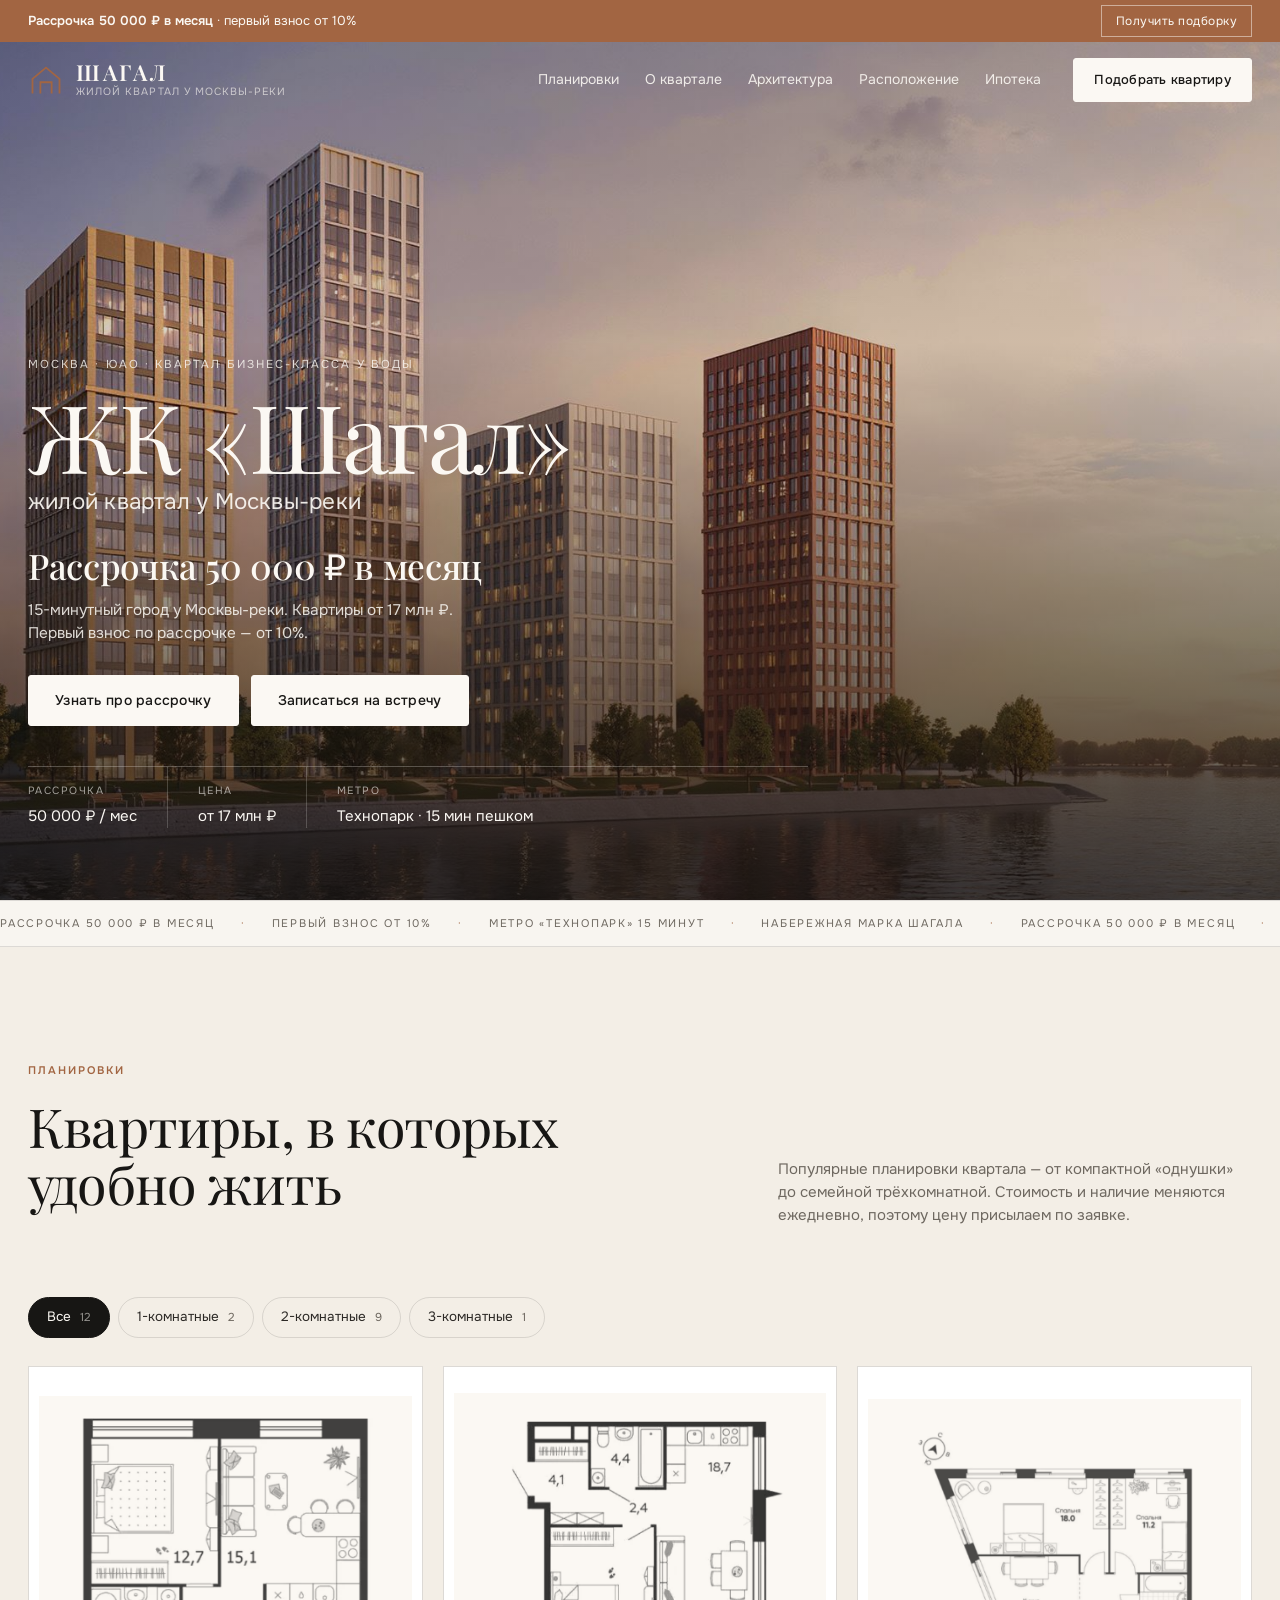
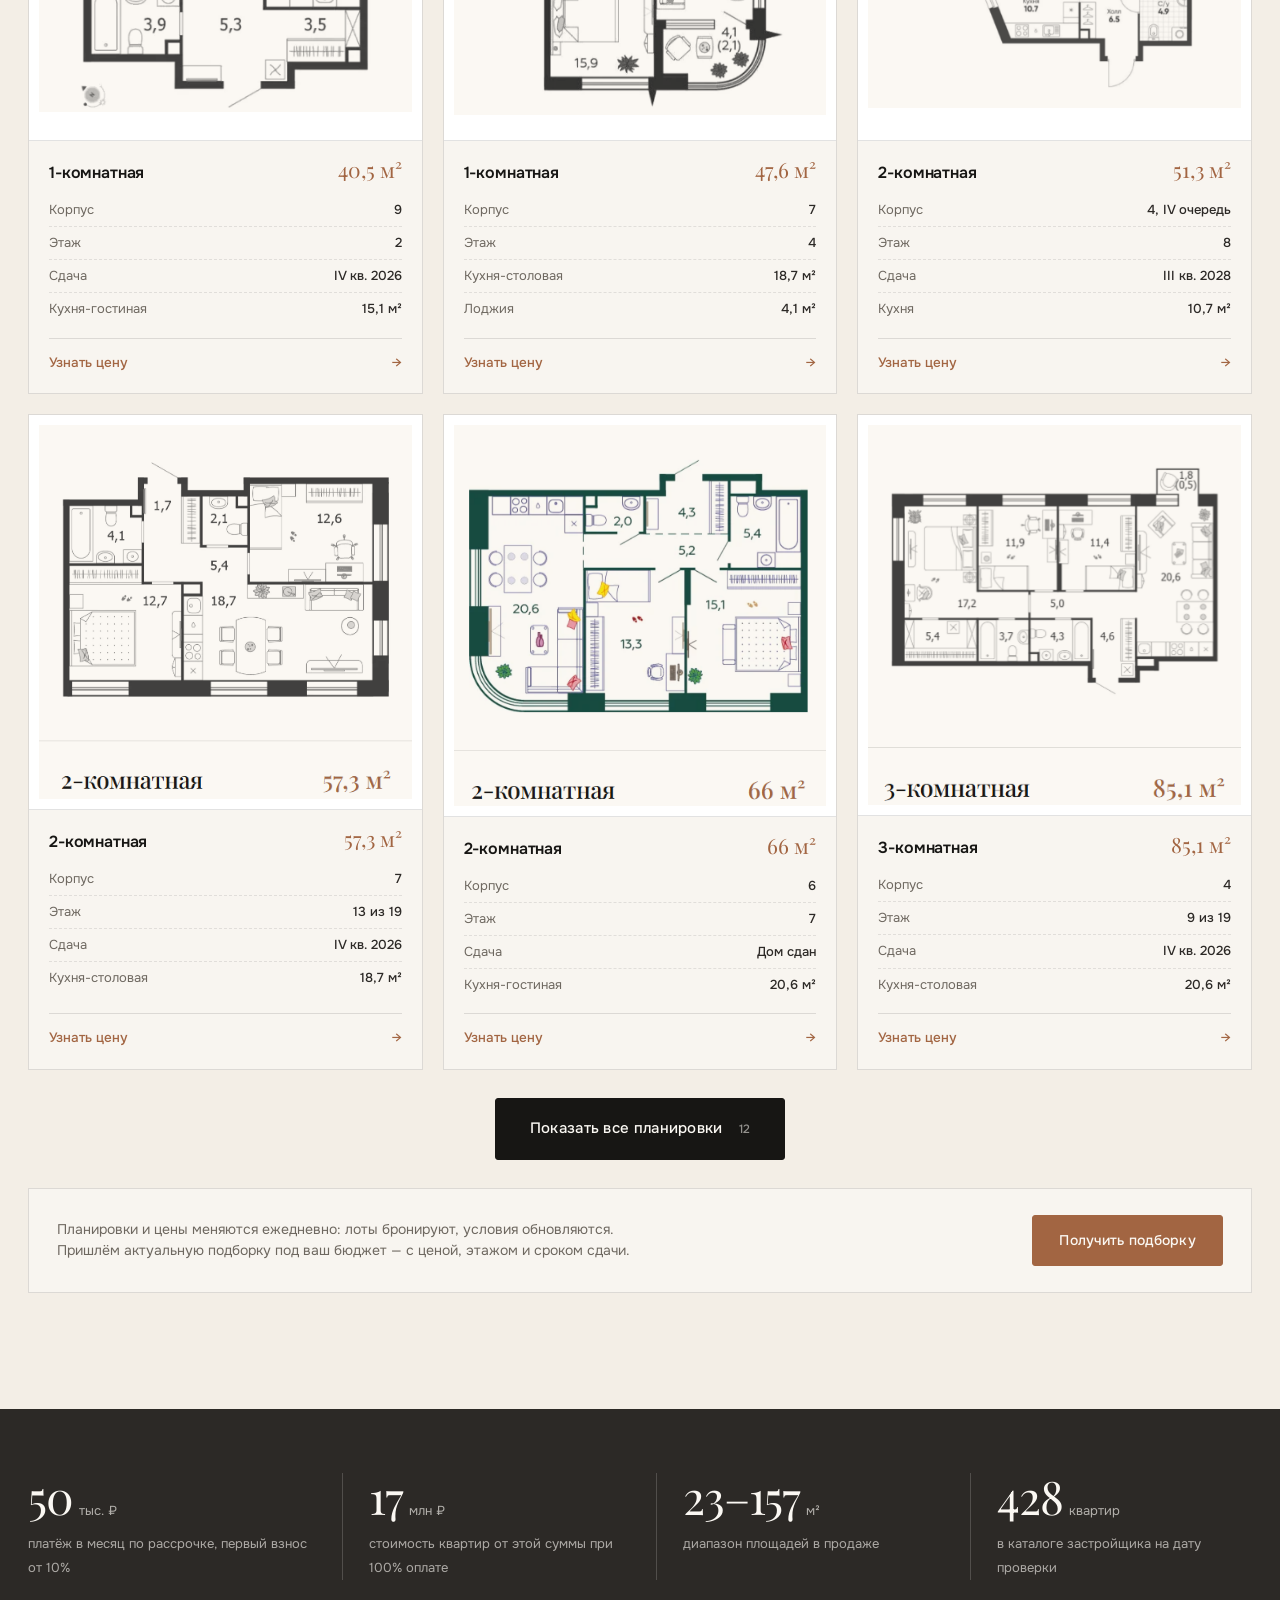
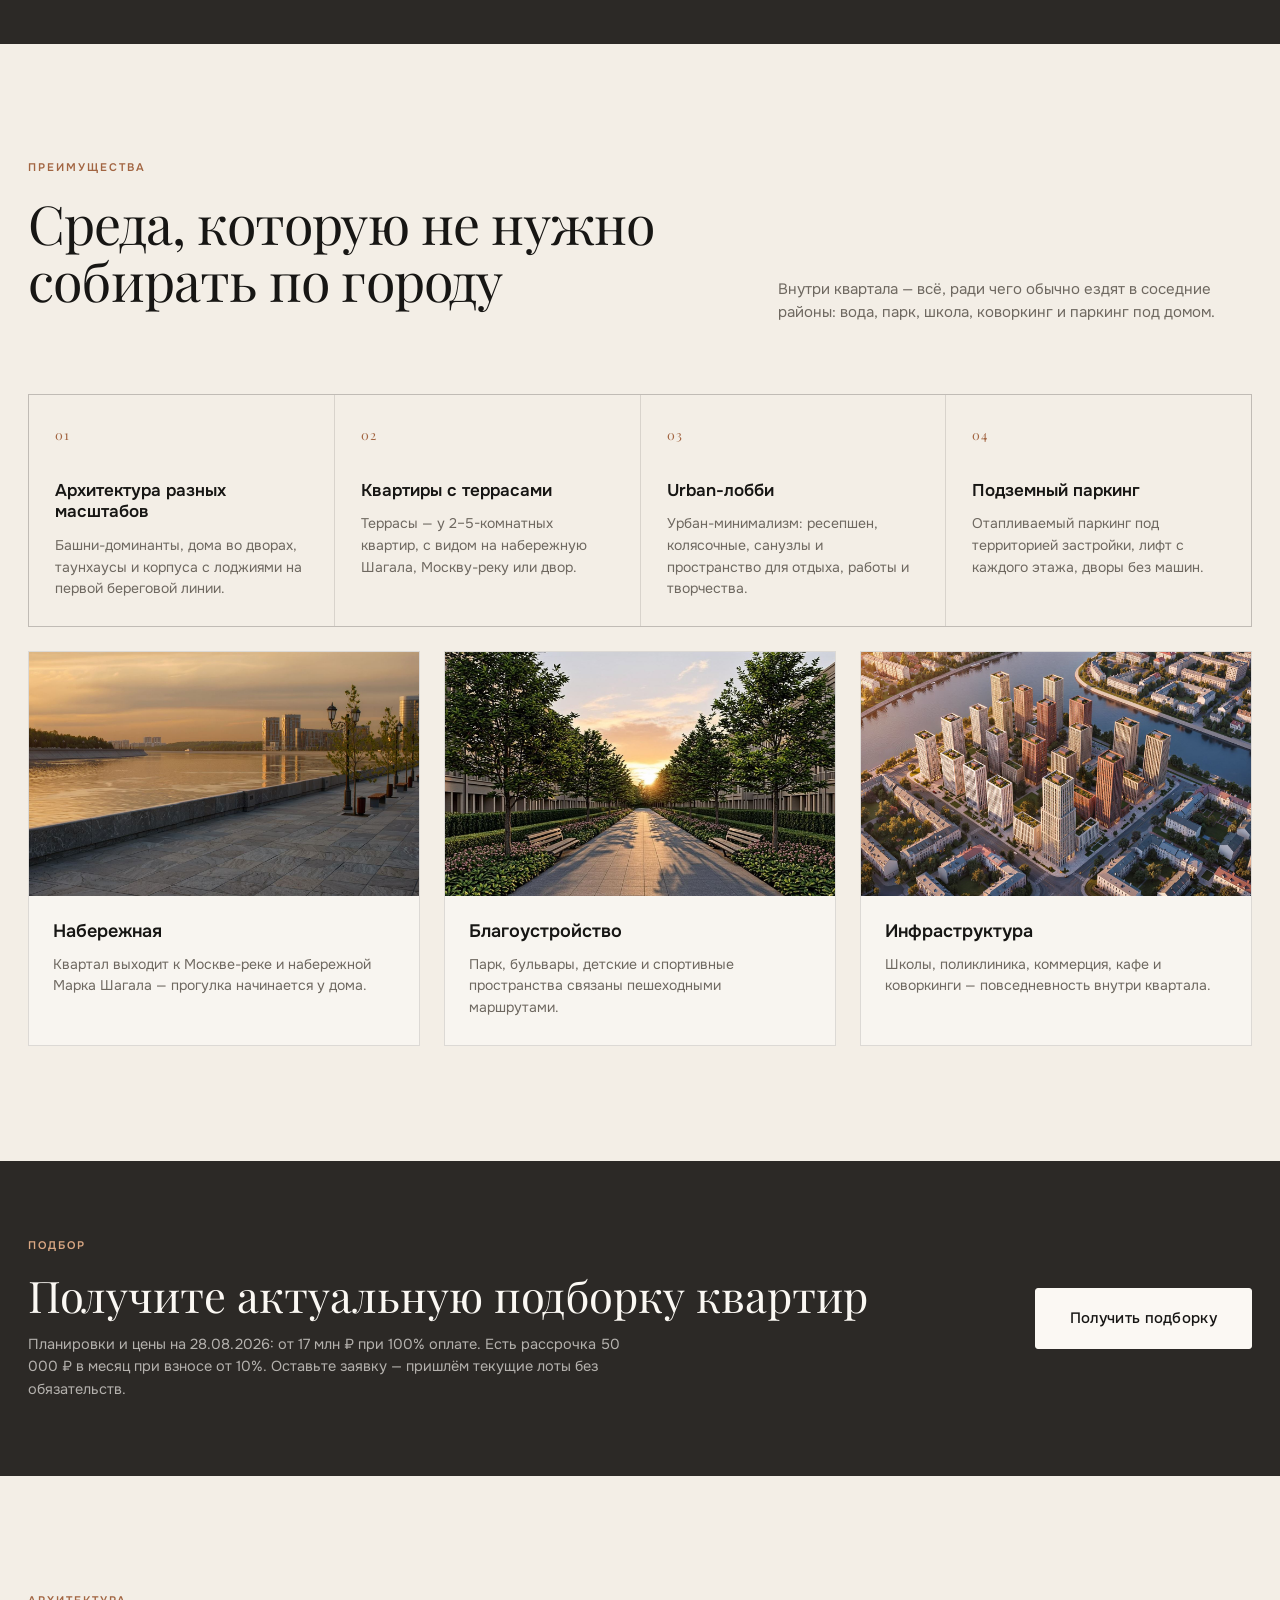
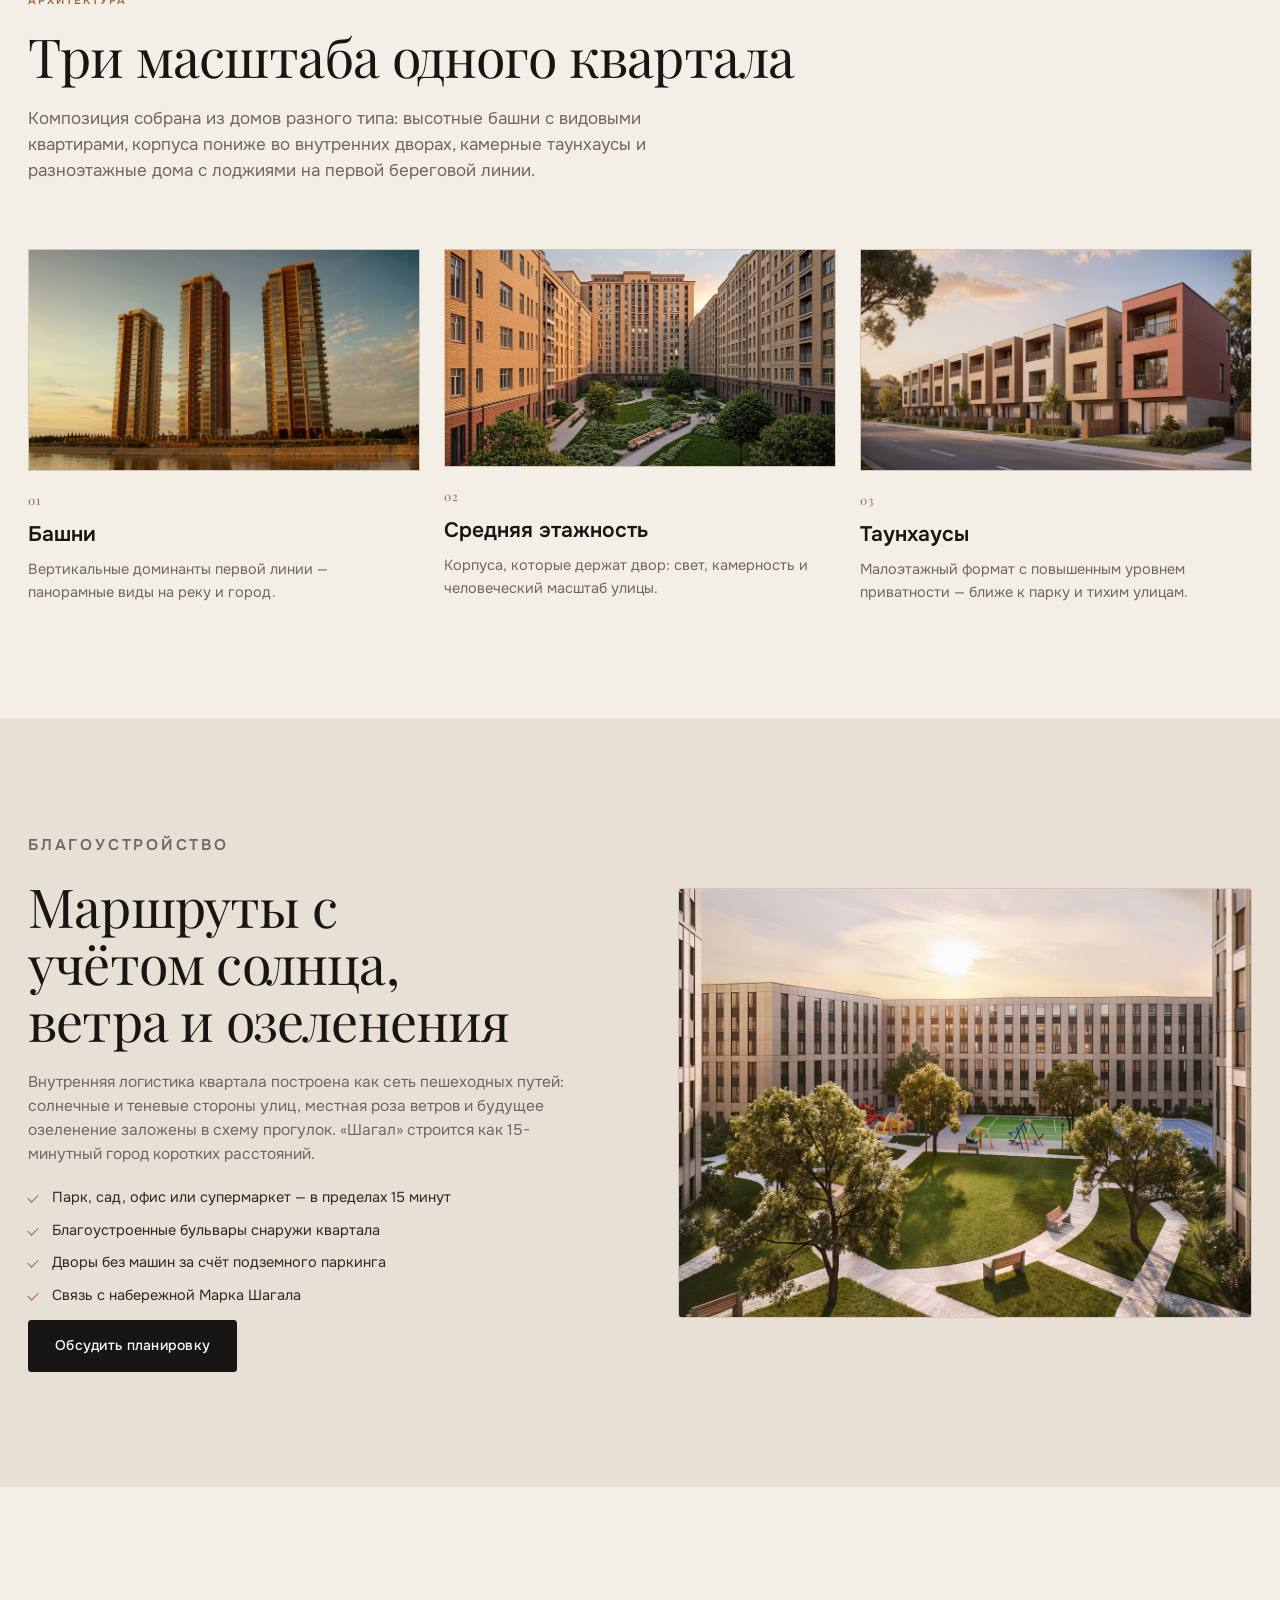
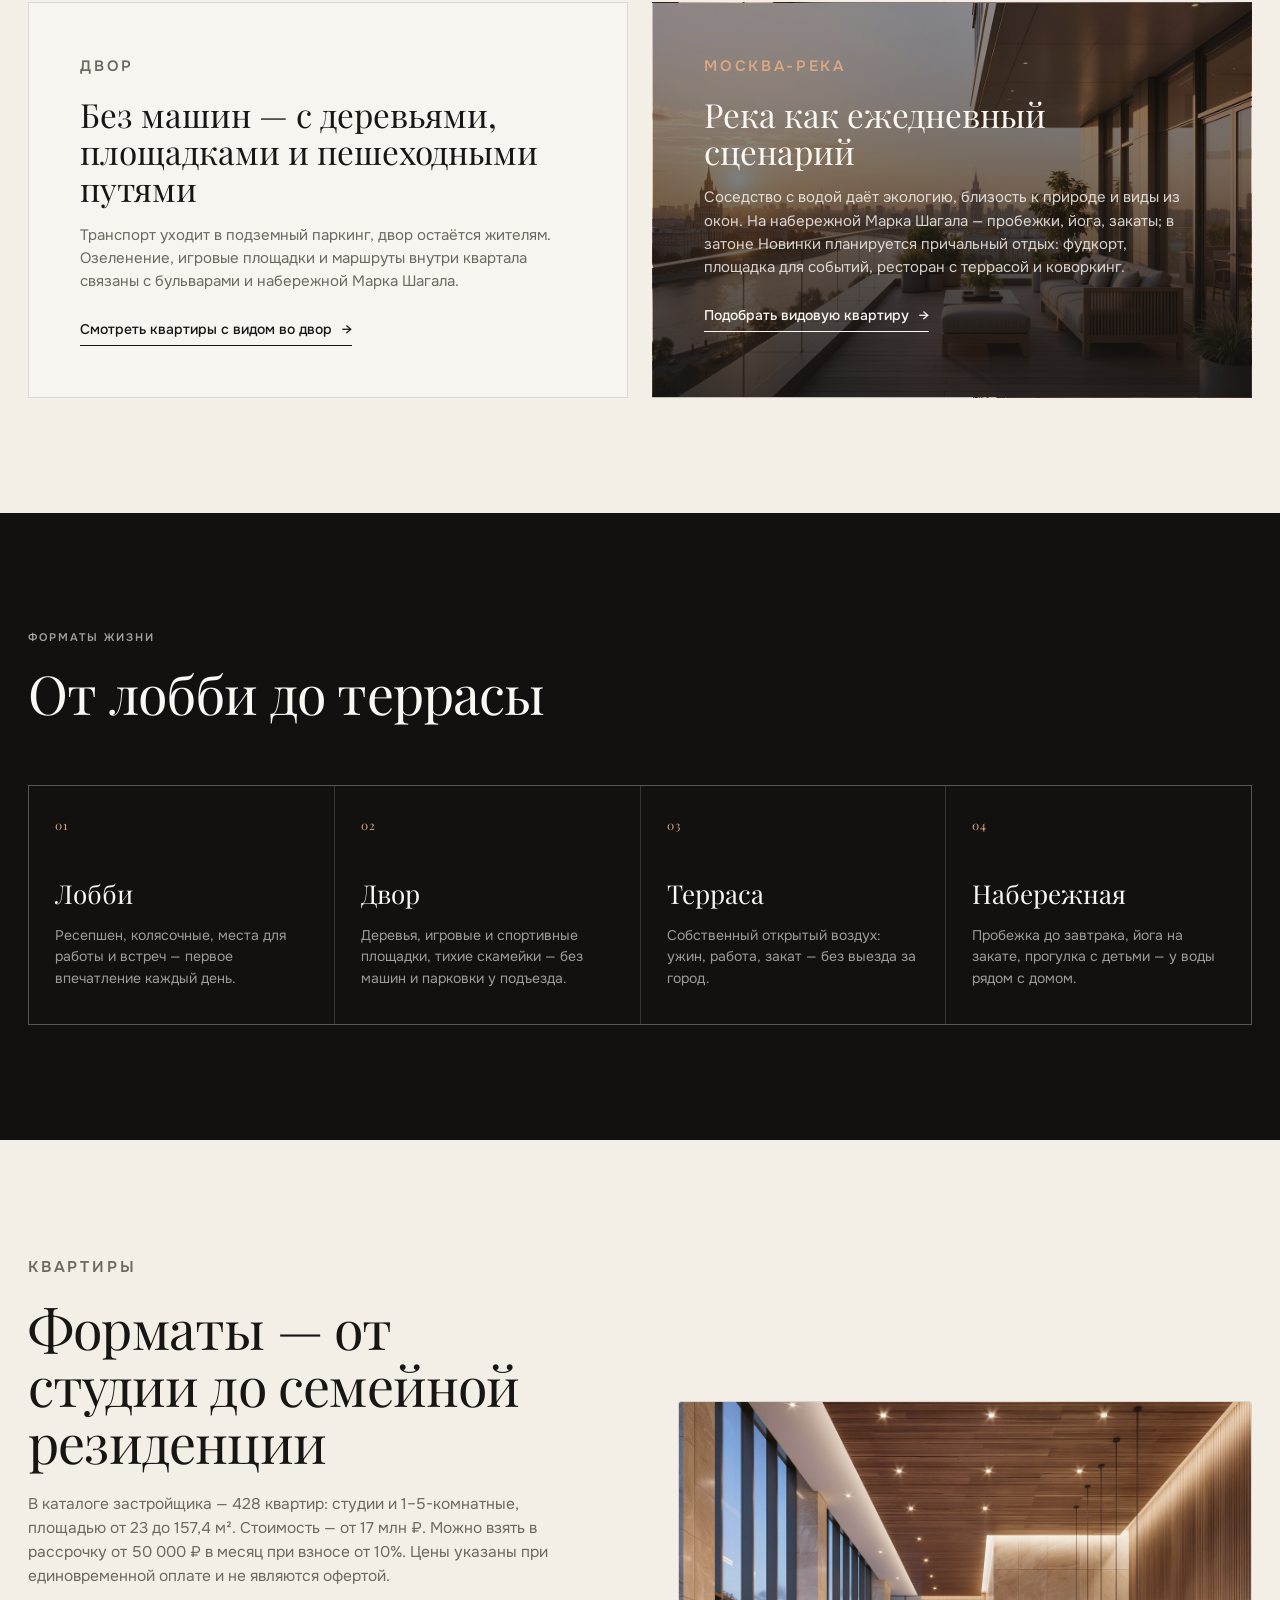
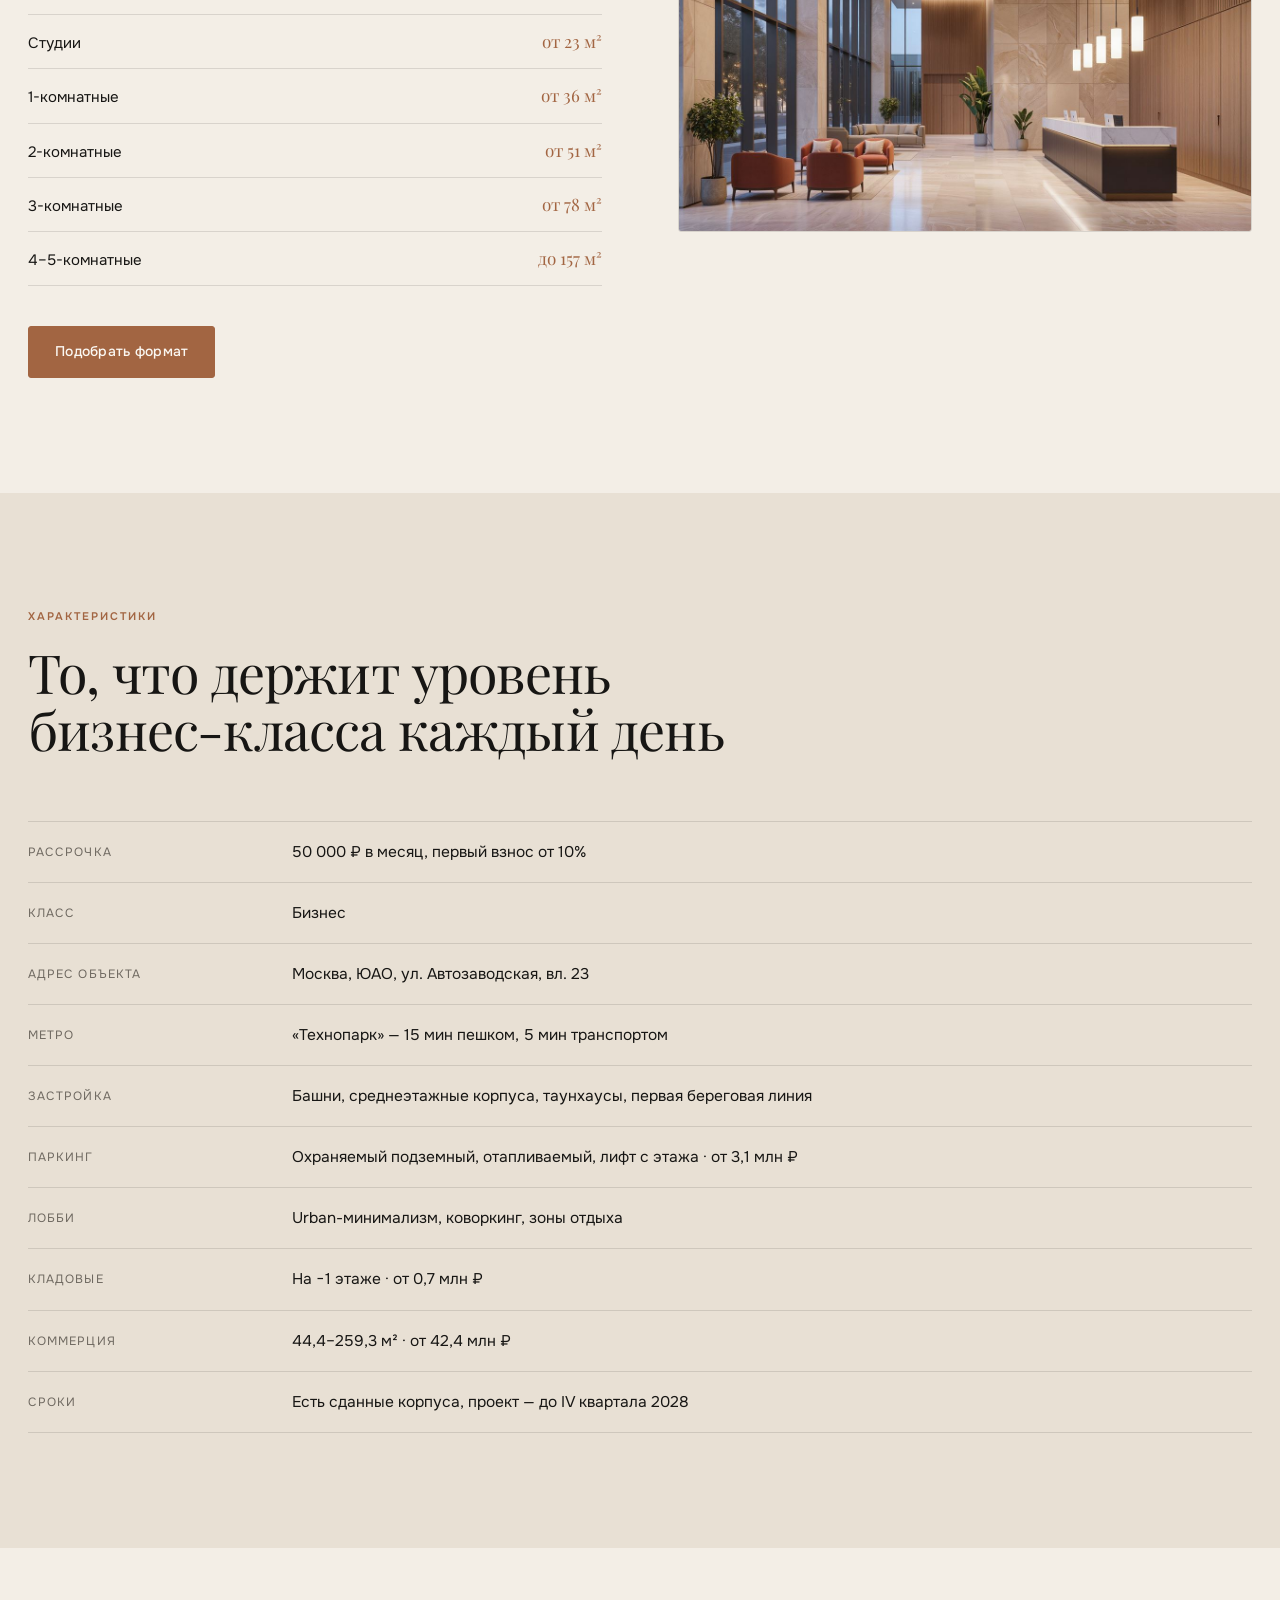
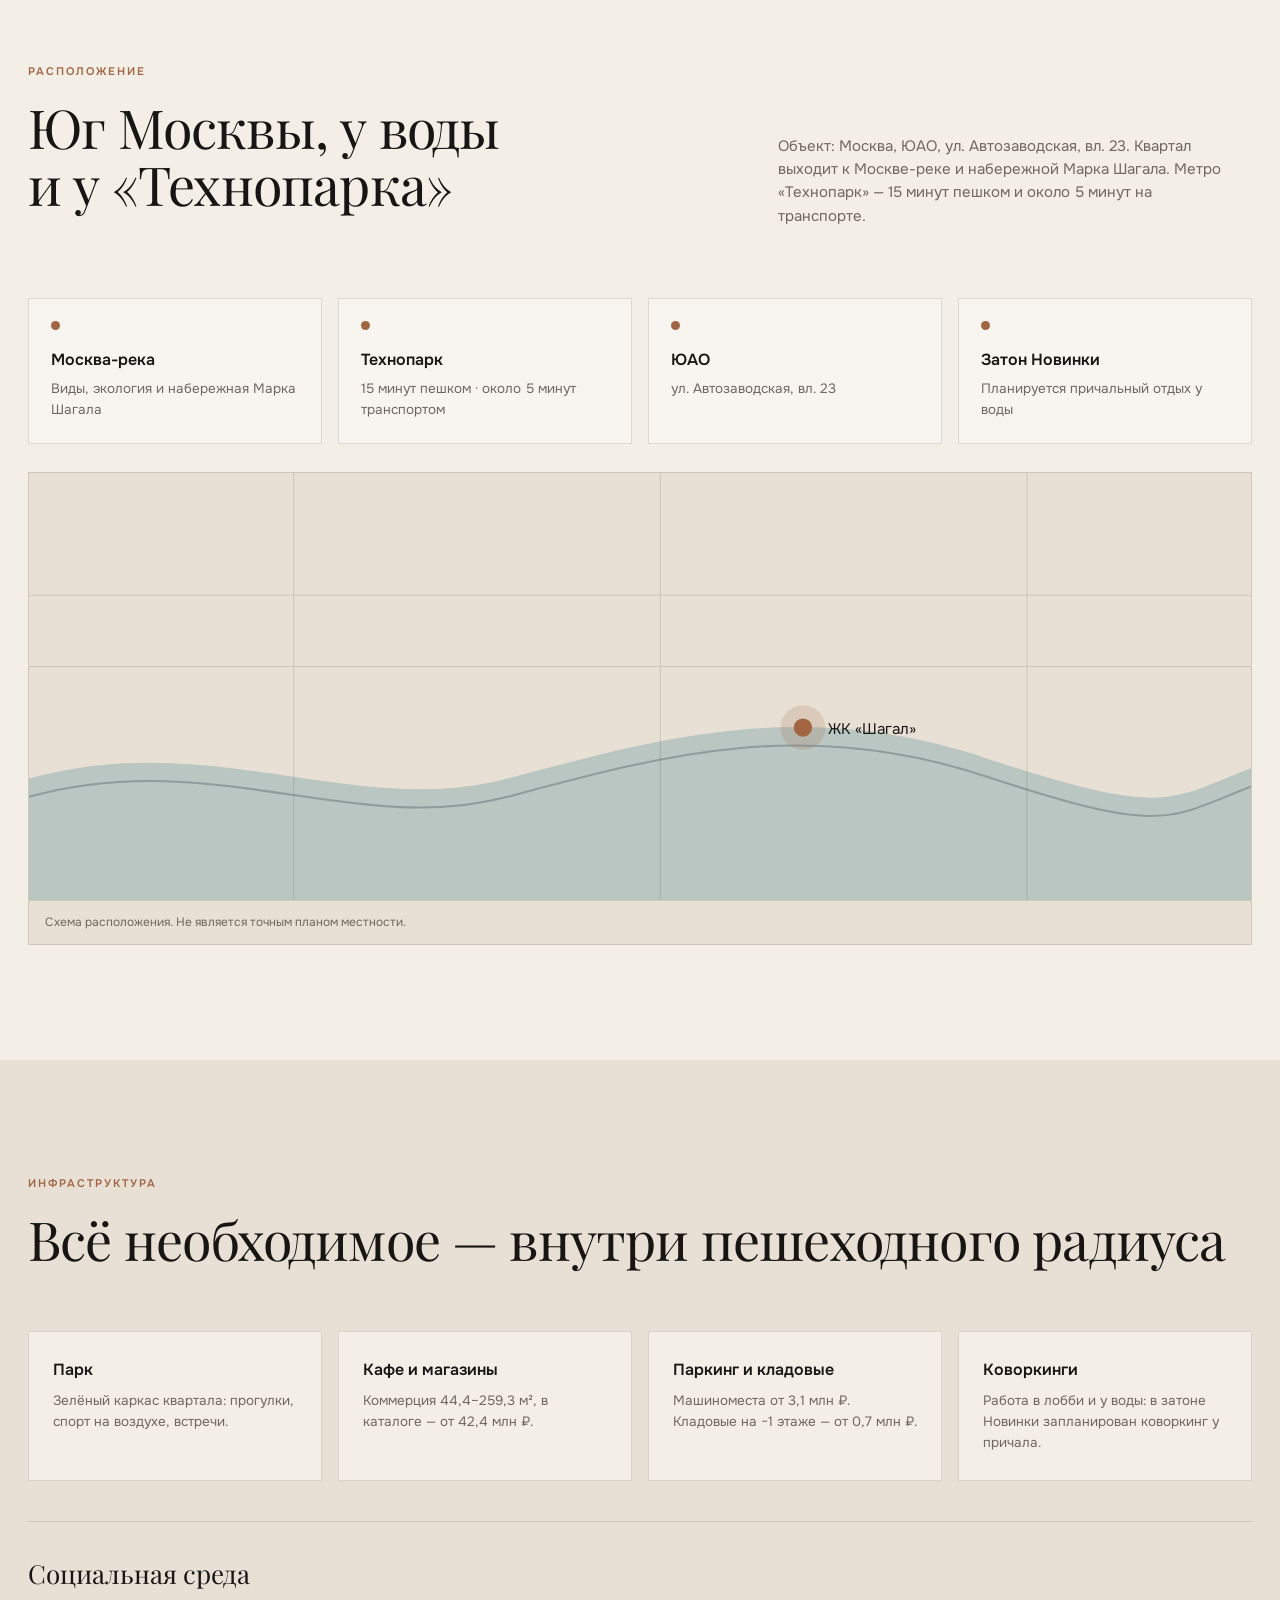
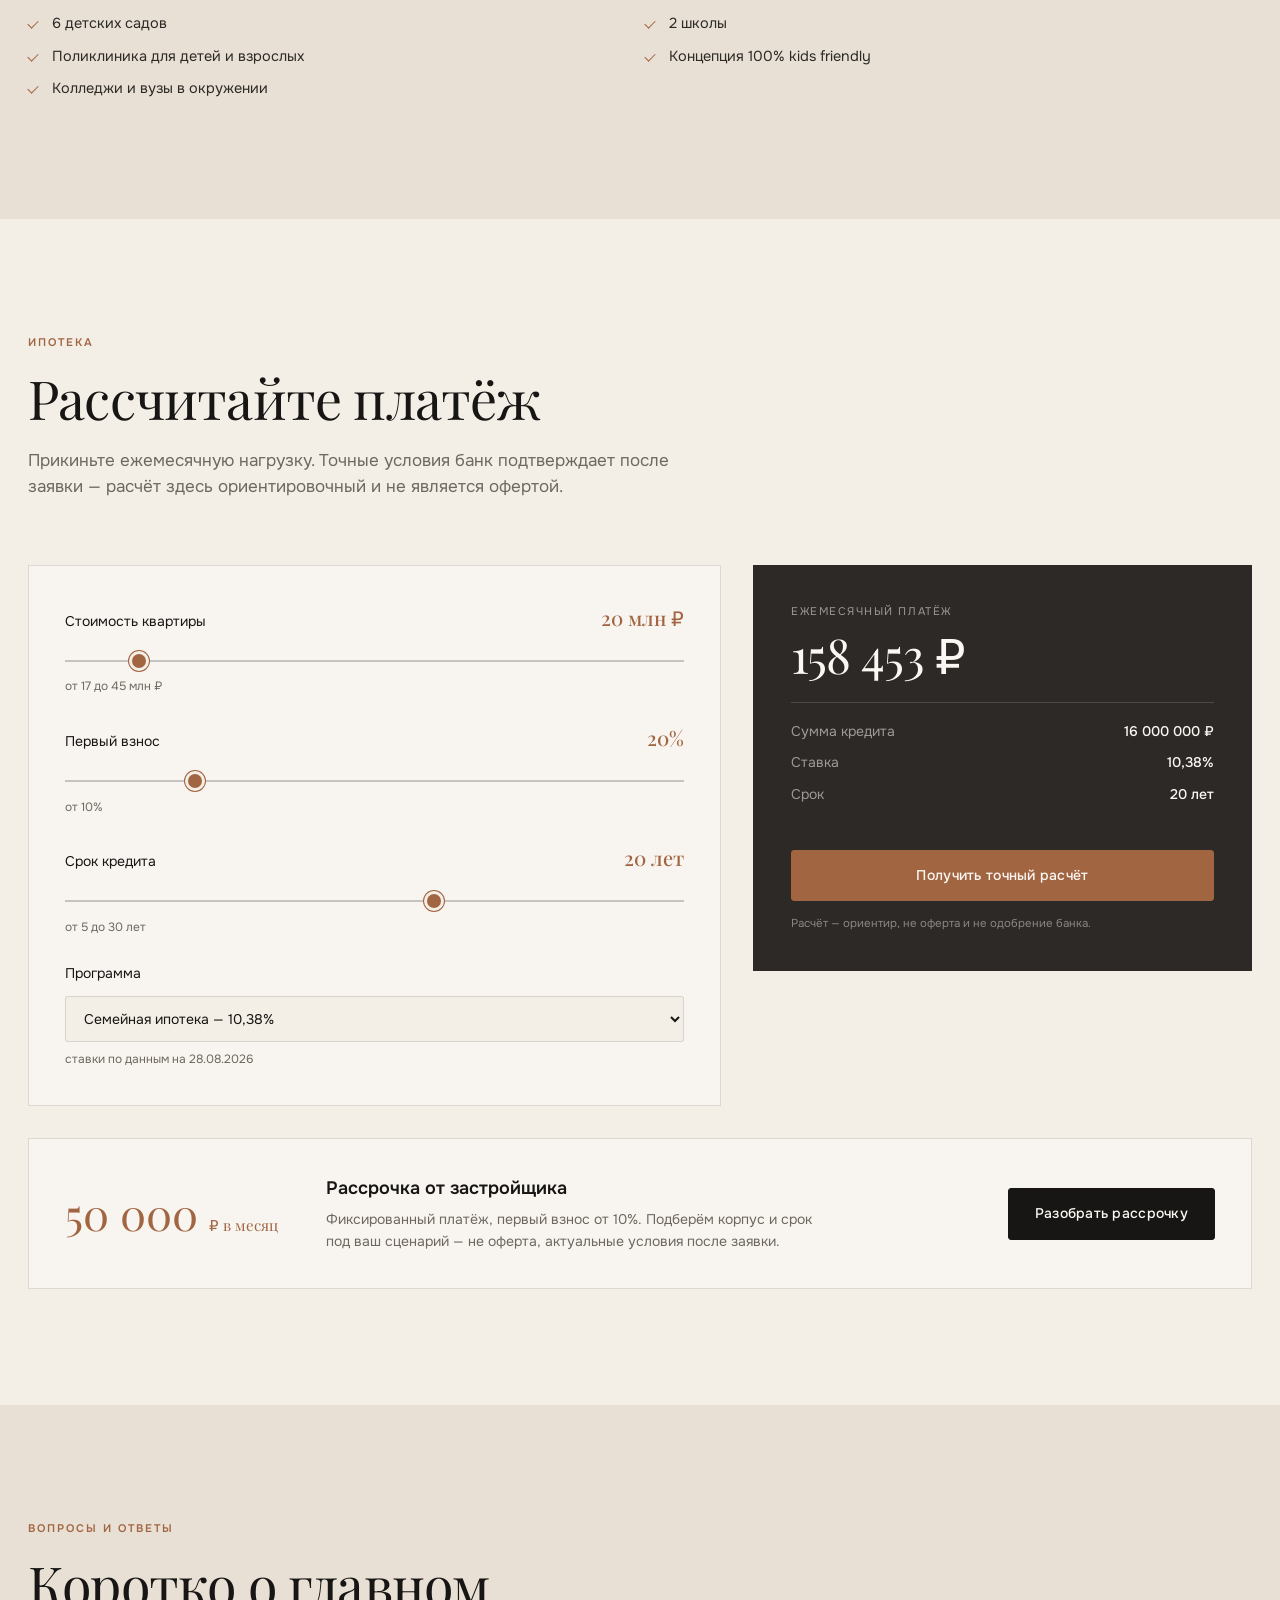
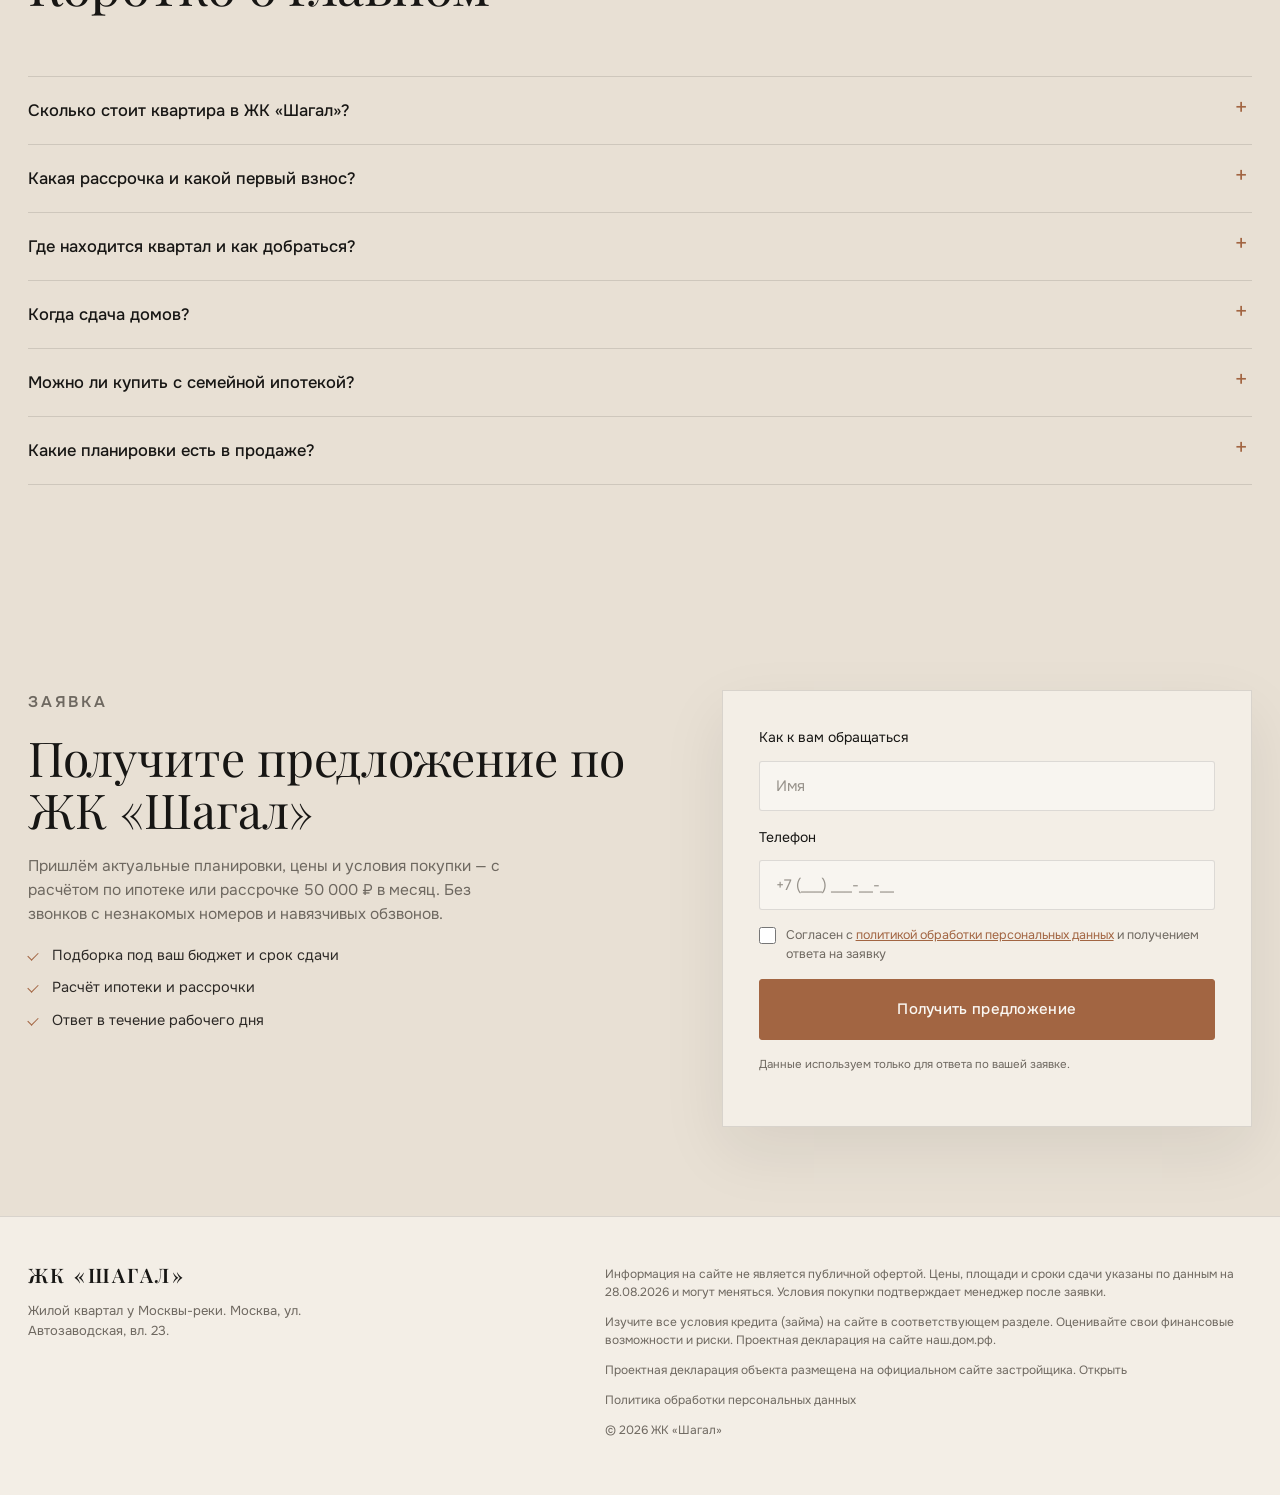
<file: index.html>
<!doctype html>
<html lang="ru">
<head>
<meta charset="utf-8">
<meta name="viewport" content="width=device-width, initial-scale=1">
<title>Купить квартиру в ЖК «Шагал» — цены, планировки, рассрочка</title>
<meta name="description" content="Купить квартиру в ЖК «Шагал» на Автозаводской: 428 лотов от 23 до 157 м², от 17 млн ₽, рассрочка 50 000 ₽ в месяц. Планировки, цены и подбор под бюджет — по заявке.">
<meta name="yandex-verification" content="0af74c96cec0a3b1">
<meta name="theme-color" content="#F3EEE6">
<meta property="og:type" content="website">
<meta property="og:title" content="Купить квартиру в ЖК «Шагал» — цены, планировки, рассрочка">
<meta property="og:description" content="428 квартир от 23 до 157 м², от 17 млн ₽. Рассрочка 50 000 ₽ в месяц, первый взнос от 10%. Подбор под ваш бюджет.">
<meta property="og:site_name" content="ЖК «Шагал»">
<meta property="og:url" content="https://shagal-kvartiry.ru/">
<meta property="og:locale" content="ru_RU">
<meta property="og:image" content="https://shagal-kvartiry.ru/assets/img/hero-render.jpg">
<meta property="og:image:width" content="1920">
<meta property="og:image:height" content="1084">
<meta name="twitter:card" content="summary_large_image">
<meta name="twitter:title" content="Купить квартиру в ЖК «Шагал» — цены и планировки">
<meta name="twitter:description" content="428 квартир от 23 до 157 м², рассрочка от 50 000 ₽ в месяц. Подбор под ваш бюджет.">
<meta name="twitter:image" content="https://shagal-kvartiry.ru/assets/img/hero-render.jpg">
<link rel="canonical" href="https://shagal-kvartiry.ru/">
<link rel="icon" href="assets/img/favicon.svg" type="image/svg+xml">
<link rel="apple-touch-icon" href="assets/img/apple-touch-icon.png">
<link rel="preconnect" href="https://fonts.googleapis.com">
<link rel="preconnect" href="https://fonts.gstatic.com" crossorigin>
<link href="https://fonts.googleapis.com/css2?family=Onest:wght@400;500;600;700&family=Playfair+Display:ital,wght@0,400;0,500;0,600;1,400&display=swap" rel="stylesheet">
<link rel="stylesheet" href="assets/css/style.css">
<script type="application/ld+json">
{
  "@context": "https://schema.org",
  "@type": "ApartmentComplex",
  "name": "ЖК «Шагал»",
  "description": "Жилой квартал бизнес-класса у Москвы-реки: 428 квартир площадью от 23 до 157 м², рассрочка от 50 000 ₽ в месяц.",
  "url": "https://shagal-kvartiry.ru/",
  "image": "https://shagal-kvartiry.ru/assets/img/hero-render.jpg",
  "address": {
    "@type": "PostalAddress",
    "streetAddress": "ул. Автозаводская, вл. 23",
    "addressLocality": "Москва",
    "addressRegion": "Москва",
    "addressCountry": "RU"
  },
  "numberOfAccommodationUnits": 428,
  "petsAllowed": true,
  "amenityFeature": [
    { "@type": "LocationFeatureSpecification", "name": "Подземный паркинг", "value": true },
    { "@type": "LocationFeatureSpecification", "name": "Набережная Москвы-реки", "value": true },
    { "@type": "LocationFeatureSpecification", "name": "Детские и спортивные площадки", "value": true },
    { "@type": "LocationFeatureSpecification", "name": "Коворкинг в лобби", "value": true }
  ],
  "makesOffer": {
    "@type": "Offer",
    "priceCurrency": "RUB",
    "price": "17000000",
    "availability": "https://schema.org/InStock",
    "url": "https://shagal-kvartiry.ru/#plans"
  }
}
</script>
<script type="application/ld+json">
{
  "@context": "https://schema.org",
  "@type": "FAQPage",
  "mainEntity": [
    { "@type": "Question", "name": "Сколько стоит квартира в ЖК «Шагал»?", "acceptedAnswer": { "@type": "Answer", "text": "От 17 млн ₽ при 100% оплате. Точная цена зависит от площади, этажа и корпуса — актуальные лоты присылаем по заявке." } },
    { "@type": "Question", "name": "Какая рассрочка и какой первый взнос?", "acceptedAnswer": { "@type": "Answer", "text": "Рассрочка от застройщика — 50 000 ₽ в месяц, первый взнос от 10%." } },
    { "@type": "Question", "name": "Где находится квартал и как добраться?", "acceptedAnswer": { "@type": "Answer", "text": "Москва, ЮАО, ул. Автозаводская, вл. 23. Метро «Технопарк» — 15 минут пешком." } },
    { "@type": "Question", "name": "Когда сдача домов?", "acceptedAnswer": { "@type": "Answer", "text": "Есть сданные корпуса, проект рассчитан до IV квартала 2028 года." } },
    { "@type": "Question", "name": "Можно ли купить с семейной ипотекой?", "acceptedAnswer": { "@type": "Answer", "text": "Да. Ставка по семейной программе — от 10,38%, есть варианты с господдержкой." } },
    { "@type": "Question", "name": "Какие планировки есть в продаже?", "acceptedAnswer": { "@type": "Answer", "text": "Студии и квартиры от 1 до 5 комнат площадью от 23 до 157 м²." } }
  ]
}
</script>
</head>
<body>
<a class="skip-link" href="#lead">Перейти к заявке</a>

<div class="promo-bar">
  <div class="container promo-bar__inner">
    <p><strong>Рассрочка 50 000 ₽ в месяц</strong> · первый взнос от 10%</p>
    <button type="button" class="promo-bar__btn" data-lead data-context="Рассрочка 50 000 ₽ в месяц">Получить подборку</button>
  </div>
</div>

<header class="header" id="header">
  <div class="container header__inner">
    <a class="brand" href="#top" aria-label="На главную">
      <span class="brand__mark" aria-hidden="true">
        <svg viewBox="0 0 32 32" fill="none"><path d="M4 28V15L16 5l12 10v13" stroke="currentColor" stroke-width="1.6"/><path d="M11 28V18h10v10" stroke="currentColor" stroke-width="1.6"/></svg>
      </span>
      <span class="brand__text">
        <span class="brand__name" id="brandName">Шагал</span>
        <span class="brand__sub">жилой квартал у Москвы-реки</span>
      </span>
    </a>
    <nav class="nav" aria-label="Основная навигация">
      <a href="#plans">Планировки</a>
      <a href="#about">О квартале</a>
      <a href="#architecture">Архитектура</a>
      <a href="#location">Расположение</a>
      <a href="#mortgage">Ипотека</a>
    </nav>
    <div class="header__actions">
      <button type="button" class="btn btn--dark btn--sm" data-lead data-context="Заявка из шапки">Подобрать квартиру</button>
      <button type="button" class="burger" id="burger" aria-label="Меню" aria-expanded="false" aria-controls="mobileNav">
        <span></span><span></span>
      </button>
    </div>
  </div>
  <div class="mobile-nav" id="mobileNav" hidden>
    <a href="#plans">Планировки</a>
    <a href="#about">О квартале</a>
    <a href="#architecture">Архитектура</a>
    <a href="#location">Расположение</a>
    <a href="#mortgage">Ипотека</a>
    <button type="button" class="btn btn--clay" data-lead data-context="Заявка из мобильного меню">Подобрать квартиру</button>
  </div>
</header>

<main id="top">

  <section class="hero">
    <div class="hero__media" aria-hidden="true">
      <img src="assets/img/hero-render.jpg" alt="" width="1920" height="1084" fetchpriority="high" decoding="async">
    </div>
    <div class="hero__veil" aria-hidden="true"></div>
    <div class="container hero__content">
      <p class="hero__label">Москва · ЮАО · квартал бизнес-класса у воды</p>
      <h1 class="hero__title">ЖК «Шагал» <span class="hero__h1-line">жилой квартал у Москвы-реки</span></h1>
      <p class="hero__offer">Рассрочка 50 000 ₽ в месяц</p>
      <p class="hero__lead">15-минутный город у Москвы-реки. Квартиры от 17 млн ₽. Первый взнос по рассрочке — от 10%.</p>
      <div class="hero__actions">
        <button type="button" class="btn btn--light" data-lead data-context="Главный экран: узнать про рассрочку">Узнать про рассрочку</button>
        <button type="button" class="btn btn--light" data-lead data-mode="meeting" data-context="Главный экран: запись на встречу">Записаться на встречу</button>
      </div>
      <ul class="hero__facts">
        <li><span>Рассрочка</span>50 000 ₽ / мес</li>
        <li><span>Цена</span>от 17 млн ₽</li>
        <li><span>Метро</span>Технопарк · 15 мин пешком</li>
      </ul>
    </div>
  </section>

  <div class="marquee" aria-hidden="true">
    <div class="marquee__track">
      <span>Рассрочка 50 000 ₽ в месяц</span><span>·</span><span>Первый взнос от 10%</span><span>·</span><span>Метро «Технопарк» 15 минут</span><span>·</span><span>Набережная Марка Шагала</span><span>·</span>
      <span>Рассрочка 50 000 ₽ в месяц</span><span>·</span><span>Первый взнос от 10%</span><span>·</span><span>Метро «Технопарк» 15 минут</span><span>·</span><span>Набережная Марка Шагала</span><span>·</span>
    </div>
  </div>

  <section class="section" id="plans">
    <div class="container">
      <header class="section__head section__head--split">
        <div>
          <p class="eyebrow">Планировки</p>
          <h2 class="section__title">Квартиры, в которых удобно жить</h2>
        </div>
        <p class="section__aside">Популярные планировки квартала — от компактной «однушки» до семейной трёхкомнатной. Стоимость и наличие меняются ежедневно, поэтому цену присылаем по заявке.</p>
      </header>

      <div class="plans-tabs" role="group" aria-label="Фильтр по количеству комнат">
        <button type="button" class="plans-tab is-active" data-plan-filter="all" aria-pressed="true">Все <span>12</span></button>
        <button type="button" class="plans-tab" data-plan-filter="1" aria-pressed="false">1-комнатные <span>2</span></button>
        <button type="button" class="plans-tab" data-plan-filter="2" aria-pressed="false">2-комнатные <span>9</span></button>
        <button type="button" class="plans-tab" data-plan-filter="3" aria-pressed="false">3-комнатные <span>1</span></button>
      </div>

      <div class="plans-grid" id="plansGrid">

        <article class="plan-card" data-rooms="1" data-lead data-context="Планировка: 1-комнатная, 40,5 м², корпус 9, этаж 2">
          <div class="plan-card__media">
            <img src="assets/plans/official-40.png" alt="Планировка 1-комнатной квартиры 40,5 м²" loading="lazy">
          </div>
          <div class="plan-card__body">
            <div class="plan-card__top">
              <h3 class="plan-card__type">1-комнатная</h3>
              <p class="plan-card__area">40,5 м²</p>
            </div>
            <ul class="plan-card__specs">
              <li>Корпус <span>9</span></li>
              <li>Этаж <span>2</span></li>
              <li>Сдача <span>IV кв. 2026</span></li>
              <li>Кухня-гостиная <span>15,1 м²</span></li>
            </ul>
            <span class="plan-card__cta">Узнать цену <i>→</i></span>
          </div>
        </article>

        <article class="plan-card" data-rooms="1" data-lead data-context="Планировка: 1-комнатная, 47,6 м², корпус 7, этаж 4, лоджия">
          <div class="plan-card__media">
            <img src="assets/plans/official-47.png" alt="Планировка 1-комнатной квартиры 47,6 м² с лоджией" loading="lazy">
          </div>
          <div class="plan-card__body">
            <div class="plan-card__top">
              <h3 class="plan-card__type">1-комнатная</h3>
              <p class="plan-card__area">47,6 м²</p>
            </div>
            <ul class="plan-card__specs">
              <li>Корпус <span>7</span></li>
              <li>Этаж <span>4</span></li>
              <li>Кухня-столовая <span>18,7 м²</span></li>
              <li>Лоджия <span>4,1 м²</span></li>
            </ul>
            <span class="plan-card__cta">Узнать цену <i>→</i></span>
          </div>
        </article>

        <article class="plan-card" data-rooms="2" data-lead data-context="Планировка: 2-комнатная, 51,3 м², корпус 4, IV очередь, этаж 8">
          <div class="plan-card__media">
            <img src="assets/plans/official-51.png" alt="Планировка 2-комнатной квартиры 51,3 м²" loading="lazy">
          </div>
          <div class="plan-card__body">
            <div class="plan-card__top">
              <h3 class="plan-card__type">2-комнатная</h3>
              <p class="plan-card__area">51,3 м²</p>
            </div>
            <ul class="plan-card__specs">
              <li>Корпус <span>4, IV очередь</span></li>
              <li>Этаж <span>8</span></li>
              <li>Сдача <span>III кв. 2028</span></li>
              <li>Кухня <span>10,7 м²</span></li>
            </ul>
            <span class="plan-card__cta">Узнать цену <i>→</i></span>
          </div>
        </article>

        <article class="plan-card" data-rooms="2" data-lead data-context="Планировка: 2-комнатная, 57,3 м², корпус 7, этаж 13 из 19">
          <div class="plan-card__media">
            <img src="assets/plans/official-57.png" alt="Планировка 2-комнатной квартиры 57,3 м²" loading="lazy">
          </div>
          <div class="plan-card__body">
            <div class="plan-card__top">
              <h3 class="plan-card__type">2-комнатная</h3>
              <p class="plan-card__area">57,3 м²</p>
            </div>
            <ul class="plan-card__specs">
              <li>Корпус <span>7</span></li>
              <li>Этаж <span>13 из 19</span></li>
              <li>Сдача <span>IV кв. 2026</span></li>
              <li>Кухня-столовая <span>18,7 м²</span></li>
            </ul>
            <span class="plan-card__cta">Узнать цену <i>→</i></span>
          </div>
        </article>

        <article class="plan-card" data-rooms="2" data-lead data-context="Планировка: 2-комнатная, 66 м², корпус 6, этаж 7, дом сдан">
          <div class="plan-card__media">
            <img src="assets/plans/official-66.png" alt="Планировка 2-комнатной квартиры 66 м²" loading="lazy">
          </div>
          <div class="plan-card__body">
            <div class="plan-card__top">
              <h3 class="plan-card__type">2-комнатная</h3>
              <p class="plan-card__area">66 м²</p>
            </div>
            <ul class="plan-card__specs">
              <li>Корпус <span>6</span></li>
              <li>Этаж <span>7</span></li>
              <li>Сдача <span>Дом сдан</span></li>
              <li>Кухня-гостиная <span>20,6 м²</span></li>
            </ul>
            <span class="plan-card__cta">Узнать цену <i>→</i></span>
          </div>
        </article>

        <article class="plan-card" data-rooms="3" data-lead data-context="Планировка: 3-комнатная, 85,1 м², корпус 4, этаж 9 из 19">
          <div class="plan-card__media">
            <img src="assets/plans/official-85.png" alt="Планировка 3-комнатной квартиры 85,1 м²" loading="lazy">
          </div>
          <div class="plan-card__body">
            <div class="plan-card__top">
              <h3 class="plan-card__type">3-комнатная</h3>
              <p class="plan-card__area">85,1 м²</p>
            </div>
            <ul class="plan-card__specs">
              <li>Корпус <span>4</span></li>
              <li>Этаж <span>9 из 19</span></li>
              <li>Сдача <span>IV кв. 2026</span></li>
              <li>Кухня-столовая <span>20,6 м²</span></li>
            </ul>
            <span class="plan-card__cta">Узнать цену <i>→</i></span>
          </div>
        </article>

        <article class="plan-card" data-rooms="2" data-lead data-context="Планировка: 2-комнатная, 53,1 м², корпус 5, этаж 15">
          <div class="plan-card__media">
            <img src="assets/plans/official-53.png" alt="Планировка 2-комнатной квартиры 53,1 м²" loading="lazy">
          </div>
          <div class="plan-card__body">
            <div class="plan-card__top">
              <h3 class="plan-card__type">2-комнатная</h3>
              <p class="plan-card__area">53,1 м²</p>
            </div>
            <ul class="plan-card__specs">
              <li>Корпус <span>5</span></li>
              <li>Этаж <span>15</span></li>
              <li>Сдача <span>III кв. 2028</span></li>
              <li>Кухня-гостиная <span>13,5 м²</span></li>
            </ul>
            <span class="plan-card__cta">Узнать цену <i>→</i></span>
          </div>
        </article>

        <article class="plan-card" data-rooms="2" data-lead data-context="Планировка: 2-комнатная, 54,3 м², корпус 3, этаж 5, гардеробная">
          <div class="plan-card__media">
            <img src="assets/plans/official-54.png" alt="Планировка 2-комнатной квартиры 54,3 м² с гардеробной" loading="lazy">
          </div>
          <div class="plan-card__body">
            <div class="plan-card__top">
              <h3 class="plan-card__type">2-комнатная</h3>
              <p class="plan-card__area">54,3 м²</p>
            </div>
            <ul class="plan-card__specs">
              <li>Корпус <span>3</span></li>
              <li>Этаж <span>5</span></li>
              <li>Сдача <span>II кв. 2028</span></li>
              <li>Гардеробная <span>2,4 м²</span></li>
            </ul>
            <span class="plan-card__cta">Узнать цену <i>→</i></span>
          </div>
        </article>

        <article class="plan-card" data-rooms="2" data-lead data-context="Планировка: 2-комнатная, 61,8 м², корпус 9, этаж 13">
          <div class="plan-card__media">
            <img src="assets/plans/official-61.png" alt="Планировка 2-комнатной квартиры 61,8 м²" loading="lazy">
          </div>
          <div class="plan-card__body">
            <div class="plan-card__top">
              <h3 class="plan-card__type">2-комнатная</h3>
              <p class="plan-card__area">61,8 м²</p>
            </div>
            <ul class="plan-card__specs">
              <li>Корпус <span>9</span></li>
              <li>Этаж <span>13</span></li>
              <li>Сдача <span>II кв. 2028</span></li>
              <li>Кухня <span>14,5 м²</span></li>
            </ul>
            <span class="plan-card__cta">Узнать цену <i>→</i></span>
          </div>
        </article>

        <article class="plan-card" data-rooms="2" data-lead data-context="Планировка: 2-комнатная, 62,8 м², корпус 7, этаж 16">
          <div class="plan-card__media">
            <img src="assets/plans/official-62.png" alt="Планировка 2-комнатной квартиры 62,8 м²" loading="lazy">
          </div>
          <div class="plan-card__body">
            <div class="plan-card__top">
              <h3 class="plan-card__type">2-комнатная</h3>
              <p class="plan-card__area">62,8 м²</p>
            </div>
            <ul class="plan-card__specs">
              <li>Корпус <span>7</span></li>
              <li>Этаж <span>16</span></li>
              <li>Сдача <span>II кв. 2028</span></li>
              <li>Кухня <span>15,9 м²</span></li>
            </ul>
            <span class="plan-card__cta">Узнать цену <i>→</i></span>
          </div>
        </article>

        <article class="plan-card" data-rooms="2" data-lead data-context="Планировка: 2-комнатная, 66,9 м², корпус 5, этаж 13">
          <div class="plan-card__media">
            <img src="assets/plans/official-67.png" alt="Планировка 2-комнатной квартиры 66,9 м²" loading="lazy">
          </div>
          <div class="plan-card__body">
            <div class="plan-card__top">
              <h3 class="plan-card__type">2-комнатная</h3>
              <p class="plan-card__area">66,9 м²</p>
            </div>
            <ul class="plan-card__specs">
              <li>Корпус <span>5</span></li>
              <li>Этаж <span>13</span></li>
              <li>Сдача <span>III кв. 2028</span></li>
              <li>Кухня-гостиная <span>26,3 м²</span></li>
            </ul>
            <span class="plan-card__cta">Узнать цену <i>→</i></span>
          </div>
        </article>

        <article class="plan-card" data-rooms="2" data-lead data-context="Планировка: 2-комнатная, 78,2 м², корпус 3, этаж 2, два санузла">
          <div class="plan-card__media">
            <img src="assets/plans/official-78.png" alt="Планировка 2-комнатной квартиры 78,2 м² с двумя санузлами" loading="lazy">
          </div>
          <div class="plan-card__body">
            <div class="plan-card__top">
              <h3 class="plan-card__type">2-комнатная</h3>
              <p class="plan-card__area">78,2 м²</p>
            </div>
            <ul class="plan-card__specs">
              <li>Корпус <span>3</span></li>
              <li>Этаж <span>2</span></li>
              <li>Сдача <span>III кв. 2028</span></li>
              <li>Санузлы <span>2</span></li>
            </ul>
            <span class="plan-card__cta">Узнать цену <i>→</i></span>
          </div>
        </article>

      </div>

      <div class="plans-more" id="plansMoreWrap" hidden>
        <button type="button" class="btn btn--dark btn--lg" id="plansMore" aria-controls="plansGrid" aria-expanded="false">
          Показать все планировки <span>12</span>
        </button>
      </div>

      <div class="plans-note">
        <p>Планировки и цены меняются ежедневно: лоты бронируют, условия обновляются. Пришлём актуальную подборку под ваш бюджет — с ценой, этажом и сроком сдачи.</p>
        <button type="button" class="btn btn--clay" data-lead data-context="Подборка по всем планировкам">Получить подборку</button>
      </div>
    </div>
  </section>

  <section class="stats" aria-label="Ключевые цифры">
    <div class="container stats__grid">
      <div class="stat">
        <span class="stat__num">50<small>тыс. ₽</small></span>
        <span class="stat__label">платёж в месяц по рассрочке, первый взнос от 10%</span>
      </div>
      <div class="stat">
        <span class="stat__num">17<small>млн ₽</small></span>
        <span class="stat__label">стоимость квартир от этой суммы при 100% оплате</span>
      </div>
      <div class="stat">
        <span class="stat__num">23–157<small>м²</small></span>
        <span class="stat__label">диапазон площадей в продаже</span>
      </div>
      <div class="stat">
        <span class="stat__num">428<small>квартир</small></span>
        <span class="stat__label">в каталоге застройщика на дату проверки</span>
      </div>
    </div>
  </section>

  <section class="section" id="about">
    <div class="container">
      <header class="section__head section__head--split">
        <div>
          <p class="eyebrow">Преимущества</p>
          <h2 class="section__title">Среда, которую не нужно собирать по городу</h2>
        </div>
        <p class="section__aside">Внутри квартала — всё, ради чего обычно ездят в соседние районы: вода, парк, школа, коворкинг и паркинг под домом.</p>
      </header>

      <div class="cards-4">
        <article class="feature-card" data-lead data-context="Интерес: архитектура квартала">
          <span class="feature-card__num">01</span>
          <h3>Архитектура разных масштабов</h3>
          <p>Башни-доминанты, дома во дворах, таунхаусы и корпуса с лоджиями на первой береговой линии.</p>
          <span class="feature-card__arrow" aria-hidden="true">→</span>
        </article>
        <article class="feature-card" data-lead data-context="Интерес: квартиры с террасами">
          <span class="feature-card__num">02</span>
          <h3>Квартиры с террасами</h3>
          <p>Террасы — у 2–5-комнатных квартир, с видом на набережную Шагала, Москву-реку или двор.</p>
          <span class="feature-card__arrow" aria-hidden="true">→</span>
        </article>
        <article class="feature-card" data-lead data-context="Интерес: urban-лобби">
          <span class="feature-card__num">03</span>
          <h3>Urban-лобби</h3>
          <p>Урбан-минимализм: ресепшен, колясочные, санузлы и пространство для отдыха, работы и творчества.</p>
          <span class="feature-card__arrow" aria-hidden="true">→</span>
        </article>
        <article class="feature-card" data-lead data-context="Интерес: подземный паркинг">
          <span class="feature-card__num">04</span>
          <h3>Подземный паркинг</h3>
          <p>Отапливаемый паркинг под территорией застройки, лифт с каждого этажа, дворы без машин.</p>
          <span class="feature-card__arrow" aria-hidden="true">→</span>
        </article>
      </div>

      <div class="cards-3 cards-3--media">
        <article class="media-card" data-lead data-context="Интерес: набережная">
          <div class="media-card__img"><img src="assets/img/river.jpg" alt="Набережная Москвы-реки на закате" loading="lazy" width="1600" height="904"></div>
          <div class="media-card__body">
            <h3>Набережная</h3>
            <p>Квартал выходит к Москве-реке и набережной Марка Шагала — прогулка начинается у дома.</p>
          </div>
        </article>
        <article class="media-card" data-lead data-context="Интерес: благоустройство">
          <div class="media-card__img"><img src="assets/img/boulevard.jpg" alt="Бульвар с озеленением" loading="lazy" width="1600" height="904"></div>
          <div class="media-card__body">
            <h3>Благоустройство</h3>
            <p>Парк, бульвары, детские и спортивные пространства связаны пешеходными маршрутами.</p>
          </div>
        </article>
        <article class="media-card" data-lead data-context="Интерес: инфраструктура">
          <div class="media-card__img"><img src="assets/img/quarter.jpg" alt="Квартал с инфраструктурой" loading="lazy" width="1600" height="904"></div>
          <div class="media-card__body">
            <h3>Инфраструктура</h3>
            <p>Школы, поликлиника, коммерция, кафе и коворкинги — повседневность внутри квартала.</p>
          </div>
        </article>
      </div>
    </div>
  </section>

  <section class="cta-band">
    <div class="container cta-band__inner">
      <div>
        <p class="eyebrow eyebrow--light">Подбор</p>
        <h2 class="cta-band__title">Получите актуальную подборку квартир</h2>
        <p class="cta-band__text">Планировки и цены на 28.08.2026: от 17 млн ₽ при 100% оплате. Есть рассрочка 50 000 ₽ в месяц при взносе от 10%. Оставьте заявку — пришлём текущие лоты без обязательств.</p>
      </div>
      <button type="button" class="btn btn--light btn--lg" data-lead data-context="Блок подбора: актуальная подборка">Получить подборку</button>
    </div>
  </section>

  <section class="section" id="architecture">
    <div class="container">
      <header class="section__head">
        <p class="eyebrow">Архитектура</p>
        <h2 class="section__title">Три масштаба одного квартала</h2>
        <p class="section__lead">Композиция собрана из домов разного типа: высотные башни с видовыми квартирами, корпуса пониже во внутренних дворах, камерные таунхаусы и разноэтажные дома с лоджиями на первой береговой линии.</p>
      </header>

      <div class="arch">
        <article class="arch__item" data-lead data-context="Интерес: башни первой линии">
          <div class="arch__art"><img src="assets/img/towers.jpg" alt="Высотные башни первой линии" loading="lazy" width="1600" height="904"></div>
          <span class="arch__num">01</span>
          <h3>Башни</h3>
          <p>Вертикальные доминанты первой линии — панорамные виды на реку и город.</p>
        </article>
        <article class="arch__item" data-lead data-context="Интерес: среднеэтажные корпуса">
          <div class="arch__art"><img src="assets/img/midrise.jpg" alt="Среднеэтажные корпуса у двора" loading="lazy" width="1600" height="904"></div>
          <span class="arch__num">02</span>
          <h3>Средняя этажность</h3>
          <p>Корпуса, которые держат двор: свет, камерность и человеческий масштаб улицы.</p>
        </article>
        <article class="arch__item" data-lead data-context="Интерес: таунхаусы">
          <div class="arch__art"><img src="assets/img/townhouses.jpg" alt="Таунхаусы с террасами" loading="lazy" width="1600" height="904"></div>
          <span class="arch__num">03</span>
          <h3>Таунхаусы</h3>
          <p>Малоэтажный формат с повышенным уровнем приватности — ближе к парку и тихим улицам.</p>
        </article>
      </div>
    </div>
  </section>

  <section class="section section--paper2" id="landscape">
    <div class="container split">
      <div class="split__copy">
        <p class="eyebrow">Благоустройство</p>
        <h2 class="section__title">Маршруты с учётом солнца, ветра и озеленения</h2>
        <p>Внутренняя логистика квартала построена как сеть пешеходных путей: солнечные и теневые стороны улиц, местная роза ветров и будущее озеленение заложены в схему прогулок. «Шагал» строится как 15-минутный город коротких расстояний.</p>
        <ul class="ticks">
          <li>Парк, сад, офис или супермаркет — в пределах 15 минут</li>
          <li>Благоустроенные бульвары снаружи квартала</li>
          <li>Дворы без машин за счёт подземного паркинга</li>
          <li>Связь с набережной Марка Шагала</li>
        </ul>
        <button type="button" class="btn btn--dark" data-lead data-context="Интерес: благоустройство и маршруты">Обсудить планировку</button>
      </div>
      <div class="split__art">
        <img src="assets/img/yard.jpg" alt="Двор с озеленением и пешеходными маршрутами" loading="lazy" width="1600" height="904">
      </div>
    </div>
  </section>

  <section class="section">
    <div class="container">
      <div class="duo">
        <article class="duo__item" data-lead data-context="Интерес: двор без машин">
          <p class="eyebrow">Двор</p>
          <h2 class="duo__title">Без машин — с деревьями, площадками и пешеходными путями</h2>
          <p>Транспорт уходит в подземный паркинг, двор остаётся жителям. Озеленение, игровые площадки и маршруты внутри квартала связаны с бульварами и набережной Марка Шагала.</p>
          <span class="link-arrow">Смотреть квартиры с видом во двор <i>→</i></span>
        </article>
        <article class="duo__item duo__item--dark duo__item--photo" data-lead data-context="Интерес: квартиры у Москвы-реки" style="background-image:url('assets/img/terrace.jpg')">
          <p class="eyebrow eyebrow--light">Москва-река</p>
          <h2 class="duo__title">Река как ежедневный сценарий</h2>
          <p>Соседство с водой даёт экологию, близость к природе и виды из окон. На набережной Марка Шагала — пробежки, йога, закаты; в затоне Новинки планируется причальный отдых: фудкорт, площадка для событий, ресторан с террасой и коворкинг.</p>
          <span class="link-arrow">Подобрать видовую квартиру <i>→</i></span>
        </article>
      </div>
    </div>
  </section>

  <section class="section section--dark" id="formats">
    <div class="container">
      <header class="section__head section__head--light">
        <p class="eyebrow eyebrow--light">Форматы жизни</p>
        <h2 class="section__title">От лобби до террасы</h2>
      </header>
      <div class="formats">
        <article class="format" data-lead data-context="Интерес: лобби и общественные пространства">
          <span class="format__num">01</span>
          <h3>Лобби</h3>
          <p>Ресепшен, колясочные, места для работы и встреч — первое впечатление каждый день.</p>
        </article>
        <article class="format" data-lead data-context="Интерес: двор и парк">
          <span class="format__num">02</span>
          <h3>Двор</h3>
          <p>Деревья, игровые и спортивные площадки, тихие скамейки — без машин и парковки у подъезда.</p>
        </article>
        <article class="format" data-lead data-context="Интерес: квартиры с террасой">
          <span class="format__num">03</span>
          <h3>Терраса</h3>
          <p>Собственный открытый воздух: ужин, работа, закат — без выезда за город.</p>
        </article>
        <article class="format" data-lead data-context="Интерес: набережная и вода">
          <span class="format__num">04</span>
          <h3>Набережная</h3>
          <p>Пробежка до завтрака, йога на закате, прогулка с детьми — у воды рядом с домом.</p>
        </article>
      </div>
    </div>
  </section>

  <section class="section" id="apartments">
    <div class="container split split--rev">
      <div class="split__art">
        <img src="assets/img/lobby.jpg" alt="Лобби жилого дома" loading="lazy" width="1600" height="904">
      </div>
      <div class="split__copy">
        <p class="eyebrow">Квартиры</p>
        <h2 class="section__title">Форматы — от студии до семейной резиденции</h2>
        <p>В каталоге застройщика — 428 квартир: студии и 1–5-комнатные, площадью от 23 до 157,4 м². Стоимость — от 17 млн ₽. Можно взять в рассрочку от 50 000 ₽ в месяц при взносе от 10%. Цены указаны при единовременной оплате и не являются офертой.</p>
        <ul class="formats-list">
          <li><span>Студии</span><span>от 23 м²</span></li>
          <li><span>1-комнатные</span><span>от 36 м²</span></li>
          <li><span>2-комнатные</span><span>от 51 м²</span></li>
          <li><span>3-комнатные</span><span>от 78 м²</span></li>
          <li><span>4–5-комнатные</span><span>до 157 м²</span></li>
        </ul>
        <button type="button" class="btn btn--clay" data-lead data-context="Интерес: подбор формата квартиры">Подобрать формат</button>
      </div>
    </div>
  </section>

  <section class="section section--paper2" id="specs">
    <div class="container">
      <header class="section__head">
        <p class="eyebrow">Характеристики</p>
        <h2 class="section__title">То, что держит уровень бизнес-класса каждый день</h2>
      </header>
      <dl class="specs">
        <div class="specs__row"><dt>Рассрочка</dt><dd>50 000 ₽ в месяц, первый взнос от 10%</dd></div>
        <div class="specs__row"><dt>Класс</dt><dd>Бизнес</dd></div>
        <div class="specs__row"><dt>Адрес объекта</dt><dd>Москва, ЮАО, ул. Автозаводская, вл. 23</dd></div>
        <div class="specs__row"><dt>Метро</dt><dd>«Технопарк» — 15 мин пешком, 5 мин транспортом</dd></div>
        <div class="specs__row"><dt>Застройка</dt><dd>Башни, среднеэтажные корпуса, таунхаусы, первая береговая линия</dd></div>
        <div class="specs__row"><dt>Паркинг</dt><dd>Охраняемый подземный, отапливаемый, лифт с этажа · от 3,1 млн ₽</dd></div>
        <div class="specs__row"><dt>Лобби</dt><dd>Urban-минимализм, коворкинг, зоны отдыха</dd></div>
        <div class="specs__row"><dt>Кладовые</dt><dd>На −1 этаже · от 0,7 млн ₽</dd></div>
        <div class="specs__row"><dt>Коммерция</dt><dd>44,4–259,3 м² · от 42,4 млн ₽</dd></div>
        <div class="specs__row"><dt>Сроки</dt><dd>Есть сданные корпуса, проект — до IV квартала 2028</dd></div>
      </dl>
    </div>
  </section>

  <section class="section" id="location">
    <div class="container">
      <header class="section__head section__head--split">
        <div>
          <p class="eyebrow">Расположение</p>
          <h2 class="section__title">Юг Москвы, у воды и у «Технопарка»</h2>
        </div>
        <p class="section__aside">Объект: Москва, ЮАО, ул. Автозаводская, вл. 23. Квартал выходит к Москве-реке и набережной Марка Шагала. Метро «Технопарк» — 15 минут пешком и около 5 минут на транспорте.</p>
      </header>

      <div class="location-grid">
        <article class="loc-card" data-lead data-context="Интерес: виды на Москву-реку">
          <span class="loc-card__dot"></span>
          <h3>Москва-река</h3>
          <p>Виды, экология и набережная Марка Шагала</p>
        </article>
        <article class="loc-card" data-lead data-context="Интерес: транспорт и метро">
          <span class="loc-card__dot"></span>
          <h3>Технопарк</h3>
          <p>15 минут пешком · около 5 минут транспортом</p>
        </article>
        <article class="loc-card" data-lead data-context="Интерес: район ЮАО">
          <span class="loc-card__dot"></span>
          <h3>ЮАО</h3>
          <p>ул. Автозаводская, вл. 23</p>
        </article>
        <article class="loc-card" data-lead data-context="Интерес: затон Новинки">
          <span class="loc-card__dot"></span>
          <h3>Затон Новинки</h3>
          <p>Планируется причальный отдых у воды</p>
        </article>
      </div>

      <figure class="map">
        <div class="map__canvas" aria-hidden="true">
          <svg viewBox="0 0 1200 420" preserveAspectRatio="xMidYMid slice">
            <rect width="1200" height="420" fill="#E8E0D4"/>
            <path d="M0 300 C 180 250, 320 340, 470 300 S 760 220, 940 280 S 1120 320, 1200 290 L1200 420 L0 420 Z" fill="#B9C6C2"/>
            <path d="M0 318 C 180 268, 320 358, 470 318 S 760 238, 940 298 S 1120 338, 1200 308" fill="none" stroke="#3E5153" stroke-opacity=".35" stroke-width="2"/>
            <g stroke="#171614" stroke-opacity=".12" stroke-width="1">
              <path d="M0 120h1200M0 190h1200M260 0v420M620 0v420M980 0v420"/>
            </g>
            <circle cx="760" cy="250" r="9" fill="#A26542"/>
            <circle cx="760" cy="250" r="22" fill="#A26542" fill-opacity=".18"/>
            <text x="785" y="256" font-family="Onest, sans-serif" font-size="15" fill="#171614">ЖК «Шагал»</text>
          </svg>
        </div>
        <figcaption>Схема расположения. Не является точным планом местности.</figcaption>
      </figure>
    </div>
  </section>

  <section class="section section--paper2" id="infra">
    <div class="container">
      <header class="section__head">
        <p class="eyebrow">Инфраструктура</p>
        <h2 class="section__title">Всё необходимое — внутри пешеходного радиуса</h2>
      </header>
      <div class="infra">
        <article class="infra__card" data-lead data-context="Интерес: парк">
          <h3>Парк</h3>
          <p>Зелёный каркас квартала: прогулки, спорт на воздухе, встречи.</p>
        </article>
        <article class="infra__card" data-lead data-context="Интерес: кафе и магазины">
          <h3>Кафе и магазины</h3>
          <p>Коммерция 44,4–259,3 м², в каталоге — от 42,4 млн ₽.</p>
        </article>
        <article class="infra__card" data-lead data-context="Интерес: паркинг и кладовые">
          <h3>Паркинг и кладовые</h3>
          <p>Машиноместа от 3,1 млн ₽. Кладовые на −1 этаже — от 0,7 млн ₽.</p>
        </article>
        <article class="infra__card" data-lead data-context="Интерес: коворкинги">
          <h3>Коворкинги</h3>
          <p>Работа в лобби и у воды: в затоне Новинки запланирован коворкинг у причала.</p>
        </article>
      </div>
      <div class="social">
        <h3 class="social__title">Социальная среда</h3>
        <ul class="ticks ticks--2">
          <li>6 детских садов</li>
          <li>2 школы</li>
          <li>Поликлиника для детей и взрослых</li>
          <li>Концепция 100% kids friendly</li>
          <li>Колледжи и вузы в окружении</li>
        </ul>
      </div>
    </div>
  </section>

  <section class="section" id="mortgage">
    <div class="container">
      <header class="section__head">
        <p class="eyebrow">Ипотека</p>
        <h2 class="section__title">Рассчитайте платёж</h2>
        <p class="section__lead">Прикиньте ежемесячную нагрузку. Точные условия банк подтверждает после заявки — расчёт здесь ориентировочный и не является офертой.</p>
      </header>

      <div class="calc">
        <div class="calc__controls">
          <label class="field">
            <span class="field__label">Стоимость квартиры <b id="calcPriceOut">20 000 000 ₽</b></span>
            <input type="range" id="calcPrice" min="17000000" max="45000000" step="500000" value="20000000">
            <span class="field__hint">от 17 до 45 млн ₽</span>
          </label>
          <label class="field">
            <span class="field__label">Первый взнос <b id="calcDownOut">20%</b></span>
            <input type="range" id="calcDown" min="10" max="60" step="5" value="20">
            <span class="field__hint">от 10%</span>
          </label>
          <label class="field">
            <span class="field__label">Срок кредита <b id="calcTermOut">20 лет</b></span>
            <input type="range" id="calcTerm" min="5" max="30" step="1" value="20">
            <span class="field__hint">от 5 до 30 лет</span>
          </label>
          <label class="field">
            <span class="field__label">Программа</span>
            <select id="calcRate">
              <option value="10.38">Семейная ипотека — 10,38%</option>
              <option value="8.85">Лучшие условия — 8,85%</option>
            </select>
            <span class="field__hint">ставки по данным на 28.08.2026</span>
          </label>
        </div>
        <div class="calc__result">
          <p class="calc__label">Ежемесячный платёж</p>
          <p class="calc__sum" id="calcPayment">123 186 ₽</p>
          <dl class="calc__details">
            <div><dt>Сумма кредита</dt><dd id="calcLoan">16 000 000 ₽</dd></div>
            <div><dt>Ставка</dt><dd id="calcRateOut">10,38%</dd></div>
            <div><dt>Срок</dt><dd id="calcTermDetail">20 лет</dd></div>
          </dl>
          <button type="button" class="btn btn--clay btn--full" data-lead data-context="Расчёт ипотеки: запросить точные условия">Получить точный расчёт</button>
          <p class="calc__note">Расчёт — ориентир, не оферта и не одобрение банка.</p>
        </div>
      </div>

      <div class="installment">
        <div class="installment__num">50 000 <small>₽ в месяц</small></div>
        <div class="installment__copy">
          <h3>Рассрочка от застройщика</h3>
          <p>Фиксированный платёж, первый взнос от 10%. Подберём корпус и срок под ваш сценарий — не оферта, актуальные условия после заявки.</p>
        </div>
        <button type="button" class="btn btn--dark" data-lead data-context="Интерес: рассрочка от застройщика">Разобрать рассрочку</button>
      </div>
    </div>
  </section>

  <section class="section section--paper2" id="faq">
    <div class="container">
      <header class="section__head">
        <p class="eyebrow">Вопросы и ответы</p>
        <h2 class="section__title">Коротко о главном</h2>
      </header>
      <div class="faq">
        <details class="faq__item">
          <summary>Сколько стоит квартира в ЖК «Шагал»?</summary>
          <div class="faq__body"><p>От 17 млн ₽ при 100% оплате. Точная цена зависит от площади, этажа и корпуса — актуальные лоты присылаем по заявке, потому что стоимость и наличие меняются ежедневно.</p></div>
        </details>
        <details class="faq__item">
          <summary>Какая рассрочка и какой первый взнос?</summary>
          <div class="faq__body"><p>Рассрочка от застройщика — 50 000 ₽ в месяц, первый взнос от 10%. Условия зависят от корпуса и срока сдачи: подберём вариант под ваш бюджет.</p></div>
        </details>
        <details class="faq__item">
          <summary>Где находится квартал и как добраться?</summary>
          <div class="faq__body"><p>Москва, ЮАО, ул. Автозаводская, вл. 23. Метро «Технопарк» — 15 минут пешком или около 5 минут на транспорте. Квартал выходит к Москве-реке и набережной Марка Шагала.</p></div>
        </details>
        <details class="faq__item">
          <summary>Когда сдача домов?</summary>
          <div class="faq__body"><p>Есть сданные корпуса, проект рассчитан до IV квартала 2028 года. У каждой планировки в каталоге указан свой корпус и срок сдачи.</p></div>
        </details>
        <details class="faq__item">
          <summary>Можно ли купить с семейной ипотекой?</summary>
          <div class="faq__body"><p>Да. Ставка по семейной программе — от 10,38%, есть варианты с господдержкой. Рассчитаем платёж и подберём банк под вашу ситуацию.</p></div>
        </details>
        <details class="faq__item">
          <summary>Какие планировки есть в продаже?</summary>
          <div class="faq__body"><p>Студии и квартиры от 1 до 5 комнат площадью от 23 до 157 м². В каталоге — 12 популярных планировок, полный список с ценами присылаем по заявке.</p></div>
        </details>
      </div>
    </div>
  </section>
  <section class="lead" id="lead">
    <div class="container lead__inner">
      <div class="lead__copy">
        <p class="eyebrow">Заявка</p>
        <h2 class="lead__title">Получите предложение по ЖК «Шагал»</h2>
        <p>Пришлём актуальные планировки, цены и условия покупки — с расчётом по ипотеке или рассрочке 50 000 ₽ в месяц. Без звонков с незнакомых номеров и навязчивых обзвонов.</p>
        <ul class="ticks">
          <li>Подборка под ваш бюджет и срок сдачи</li>
          <li>Расчёт ипотеки и рассрочки</li>
          <li>Ответ в течение рабочего дня</li>
        </ul>
      </div>

      <form class="lead__form" id="leadForm" novalidate>
        <div class="lead__tag" id="leadTag" hidden>
          <span id="leadTagText"></span>
          <button type="button" id="leadTagClear" aria-label="Сбросить уточнение">×</button>
        </div>
        <input type="hidden" name="context" id="leadContext" value="">
        <input type="text" name="company" id="leadCompany" class="hp" tabindex="-1" autocomplete="off" aria-hidden="true">
        <label class="field field--input">
          <span class="field__label">Как к вам обращаться</span>
          <input type="text" name="name" id="leadName" autocomplete="name" placeholder="Имя" required>
        </label>
        <label class="field field--input">
          <span class="field__label">Телефон</span>
          <input type="tel" name="phone" id="leadPhone" inputmode="tel" autocomplete="tel" placeholder="+7 (___) ___-__-__" required>
        </label>
        <label class="consent">
          <input type="checkbox" name="consent" id="leadConsent" required>
          <span>Согласен с <a href="privacy.html" target="_blank" rel="noopener" onclick="event.stopPropagation()">политикой обработки персональных данных</a> и получением ответа на заявку</span>
        </label>
        <button type="submit" class="btn btn--clay btn--lg btn--full" id="leadSubmit">Получить предложение</button>
        <p class="form__note">Данные используем только для ответа по вашей заявке.</p>
        <div class="form__status" id="leadStatus" role="status" aria-live="polite"></div>
      </form>
    </div>
  </section>

</main>

<footer class="footer">
  <div class="container footer__inner">
    <div class="footer__brand">
      <span class="brand__name" id="brandNameFooter">ЖК «Шагал»</span>
      <p>Жилой квартал у Москвы-реки. Москва, ул. Автозаводская, вл. 23.</p>
    </div>
    <div class="footer__legal">
      <p>Информация на сайте не является публичной офертой. Цены, площади и сроки сдачи указаны по данным на 28.08.2026 и могут меняться. Условия покупки подтверждает менеджер после заявки.</p>
      <p>Изучите все условия кредита (займа) на сайте в соответствующем разделе. Оценивайте свои финансовые возможности и риски. Проектная декларация на сайте <a href="https://наш.дом.рф/" target="_blank" rel="nofollow noopener">наш.дом.рф</a>.</p>
      <p>Проектная декларация объекта размещена на официальном сайте застройщика. <a href="https://shagalhome.ru/" target="_blank" rel="nofollow noopener">Открыть</a></p>
      <p><a href="privacy.html">Политика обработки персональных данных</a></p>
      <p>© <span id="year">2026</span> <span id="brandNameCopy">ЖК «Шагал»</span></p>
    </div>
  </div>
</footer>

<div class="mobile-cta" id="mobileCta">
  <button type="button" class="btn btn--clay btn--full" data-lead data-context="Мобильная кнопка: получить подборку">Получить подборку квартир</button>
</div>

<div class="modal" id="leadModal" aria-hidden="true">
  <div class="modal__backdrop" data-modal-close></div>
  <div class="modal__dialog" role="dialog" aria-modal="true" aria-labelledby="modalTitle">
    <button type="button" class="modal__close" data-modal-close aria-label="Закрыть окно">×</button>
    <p class="eyebrow">Заявка</p>
    <h2 class="modal__title" id="modalTitle">Получите предложение по ЖК «Шагал»</h2>
    <p class="modal__text" id="modalText">Оставьте имя и телефон — пришлём актуальные планировки, цены и условия покупки.</p>

    <form class="modal__form" id="modalForm" novalidate>
      <div class="lead__tag" id="modalTag" hidden>
        <span id="modalTagText"></span>
        <button type="button" id="modalTagClear" aria-label="Сбросить уточнение">×</button>
      </div>
      <input type="hidden" name="context" id="modalContext" value="">
      <input type="text" name="company" id="modalCompany" class="hp" tabindex="-1" autocomplete="off" aria-hidden="true">
      <label class="field field--input">
        <span class="field__label">Как к вам обращаться</span>
        <input type="text" name="name" id="modalName" autocomplete="name" placeholder="Имя" required>
      </label>
      <label class="field field--input">
        <span class="field__label">Телефон</span>
        <input type="tel" name="phone" id="modalPhone" inputmode="tel" autocomplete="tel" placeholder="+7 (___) ___-__-__" required>
      </label>
            <div class="meeting" id="modalMeeting" hidden>
        <label class="field field--input">
          <span class="field__label">Дата встречи</span>
          <input type="date" name="date" id="modalDate">
        </label>
        <label class="field field--input">
          <span class="field__label">Время</span>
          <select name="time" id="modalTime"></select>
        </label>
        <p class="meeting__note">С вами свяжется менеджер для подтверждения встречи.</p>
      </div><label class="consent">
        <input type="checkbox" name="consent" id="modalConsent" required>
        <span>Согласен с <a href="privacy.html" target="_blank" rel="noopener" onclick="event.stopPropagation()">политикой обработки персональных данных</a> и получением ответа на заявку</span>
      </label>
      <button type="submit" class="btn btn--clay btn--lg btn--full" id="modalSubmit">Получить предложение</button>
      <p class="form__note">Данные используем только для ответа по вашей заявке.</p>
      <div class="form__status" id="modalStatus" role="status" aria-live="polite"></div>
    </form>
  </div>
</div>

<!-- Yandex.Metrika counter -->
<script type="text/javascript">
   (function(m,e,t,r,i,k,a){m[i]=m[i]||function(){(m[i].a=m[i].a||[]).push(arguments)};
   m[i].l=1*new Date();
   for (var j = 0; j < document.scripts.length; j++) {if (document.scripts[j].src === r) { return; }}
   k=e.createElement(t),a=e.getElementsByTagName(t)[0],k.async=1,k.src=r,a.parentNode.insertBefore(k,a)})
   (window, document, "script", "https://mc.yandex.ru/metrika/tag.js", "ym");

   ym(114187154, "init", {clickmap:true, trackLinks:true, accurateTrackBounce:true, webvisor:true});
   window.ymId = 114187154;
</script>
<noscript><div><img src="https://mc.yandex.ru/watch/114187154" style="position:absolute; left:-9999px;" alt="" /></div></noscript>
<!-- /Yandex.Metrika counter --><script src="assets/js/main.js"></script>
</body>
</html>
</file>
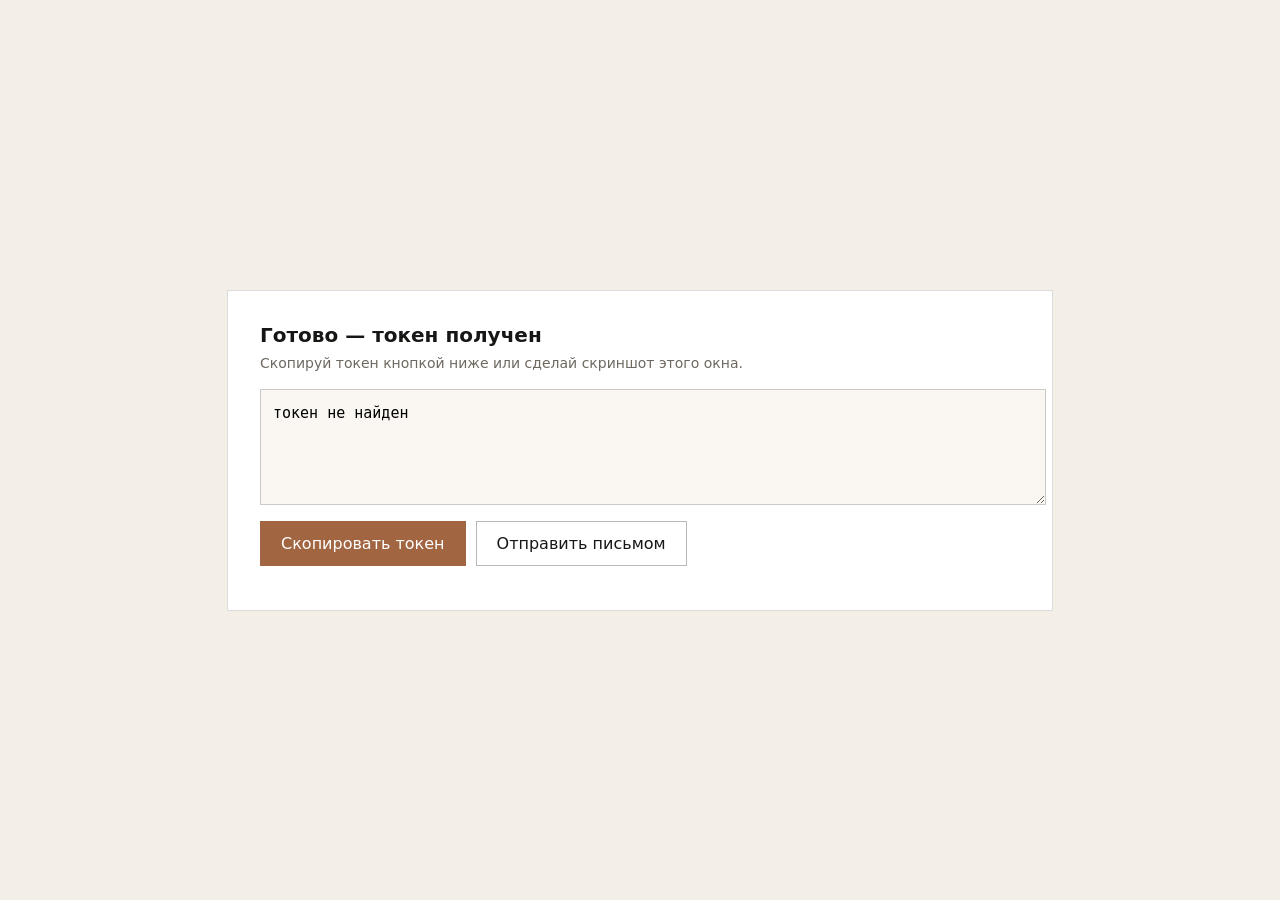
<file: oauth.html>
<!doctype html>
<html lang="ru">
<head>
<meta charset="utf-8">
<meta name="viewport" content="width=device-width, initial-scale=1">
<meta name="robots" content="noindex, nofollow">
<title>Получение токена</title>
<style>
  body { margin: 0; min-height: 100vh; display: grid; place-items: center; background: #F3EEE6; font-family: system-ui, "Segoe UI", Arial, sans-serif; color: #171614; }
  .box { width: min(760px, calc(100% - 32px)); background: #fff; border: 1px solid rgba(23,22,20,.15); padding: 32px; }
  h1 { font-size: 20px; margin: 0 0 8px; font-weight: 600; }
  p { font-size: 14px; color: #6E6860; margin: 0 0 18px; }
  textarea { width: 100%; min-height: 90px; font: 15px/1.5 Consolas, monospace; padding: 12px; border: 1px solid rgba(23,22,20,.2); background: #FAF7F2; resize: vertical; }
  .row { display: flex; gap: 10px; margin-top: 12px; flex-wrap: wrap; }
  button { padding: 12px 20px; border: 1px solid #A26542; background: #A26542; color: #fff; font: inherit; cursor: pointer; }
  button.ghost { background: transparent; color: #171614; border-color: rgba(23,22,20,.3); }
  .status { margin-top: 12px; font-size: 13px; color: #4A7A5A; }
</style>
</head>
<body>
<div class="box">
  <h1>Готово — токен получен</h1>
  <p>Скопируй токен кнопкой ниже или сделай скриншот этого окна.</p>
  <textarea id="out" readonly>ожидание…</textarea>
  <div class="row">
    <button id="copy">Скопировать токен</button>
    <button class="ghost" id="mail">Отправить письмом</button>
  </div>
  <div class="status" id="status"></div>
</div>
<script>
  (function () {
    var raw = location.hash ? location.hash.slice(1) : location.search.slice(1);
    var params = new URLSearchParams(raw);
    var token = params.get('access_token') || '';
    var error = params.get('error') || '';
    var out = document.getElementById('out');
    out.value = token || ('токен не найден' + (error ? ' (' + error + ')' : ''));
    document.getElementById('copy').addEventListener('click', function () {
      out.select();
      document.execCommand('copy');
      document.getElementById('status').textContent = 'Скопировано. Вставь в файл .env.local после METRIKA_TOKEN=';
    });
  })();
</script>
</body>
</html>
</file>
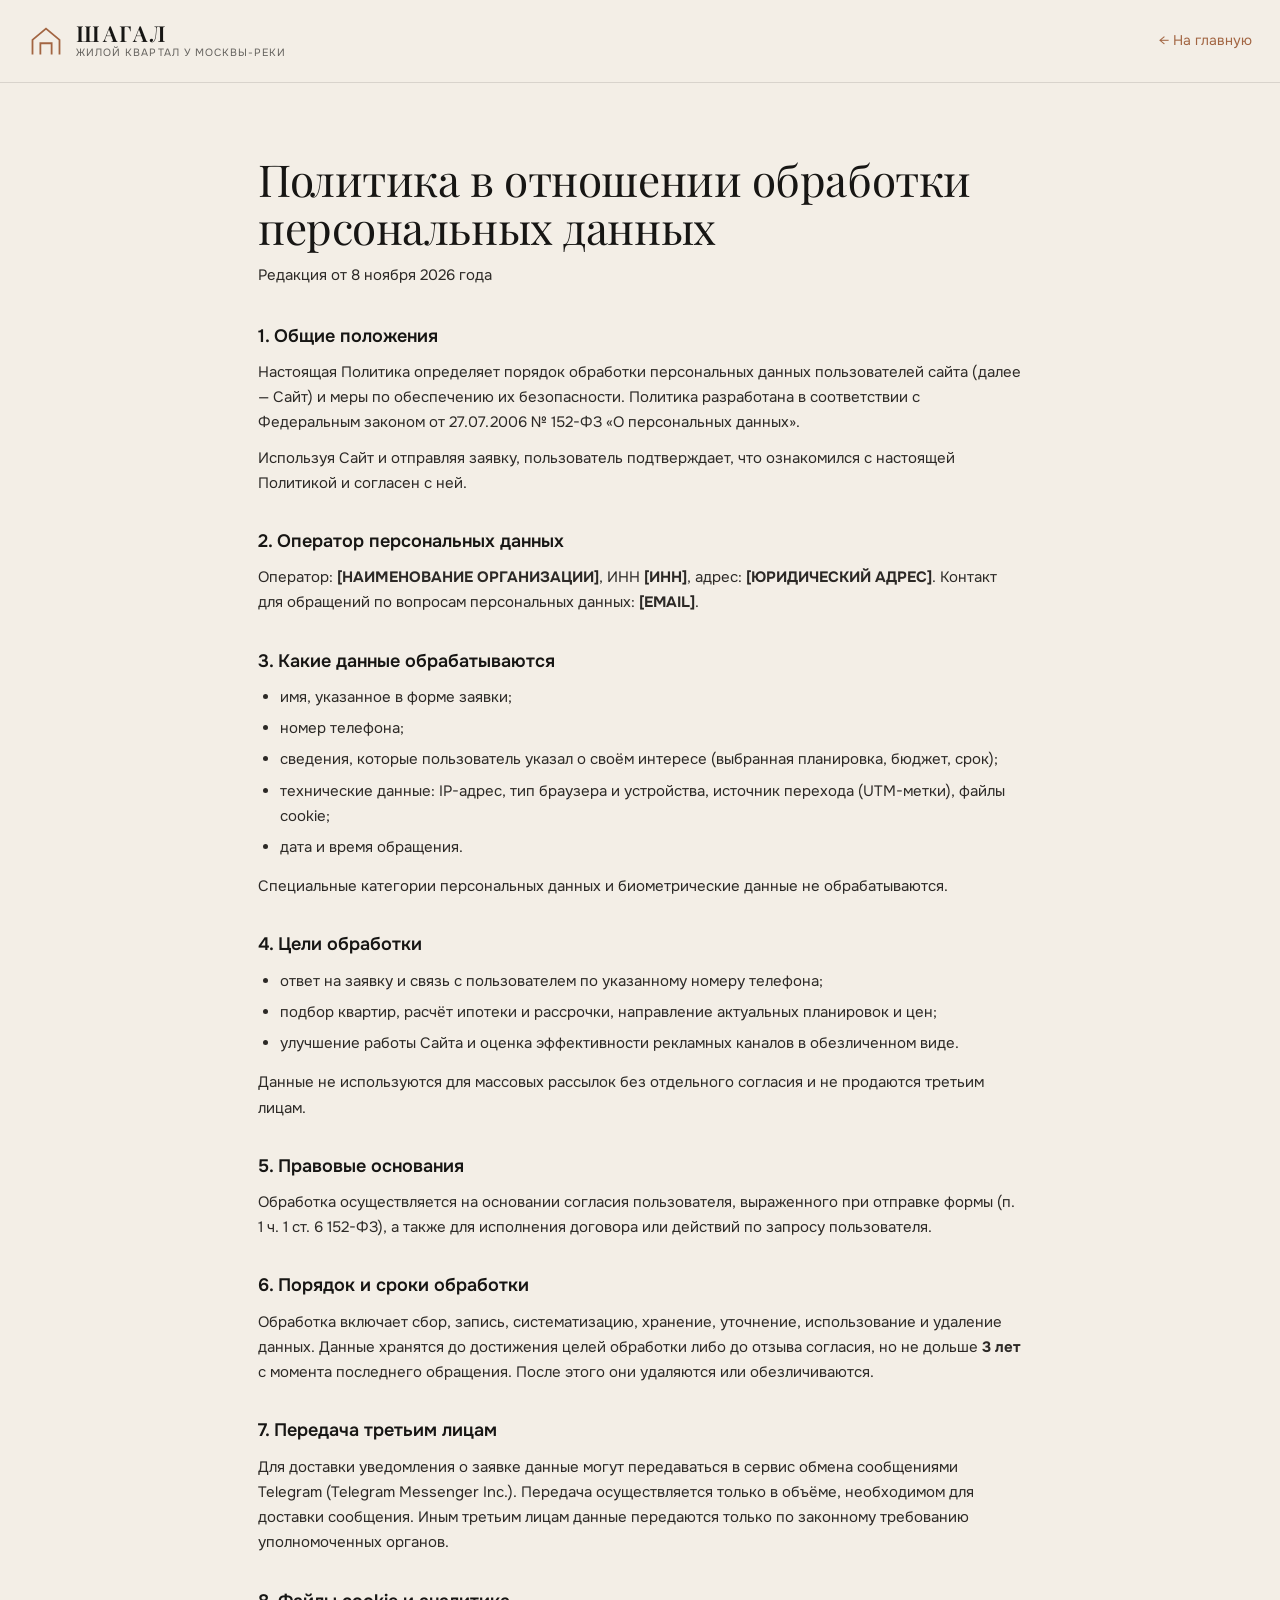
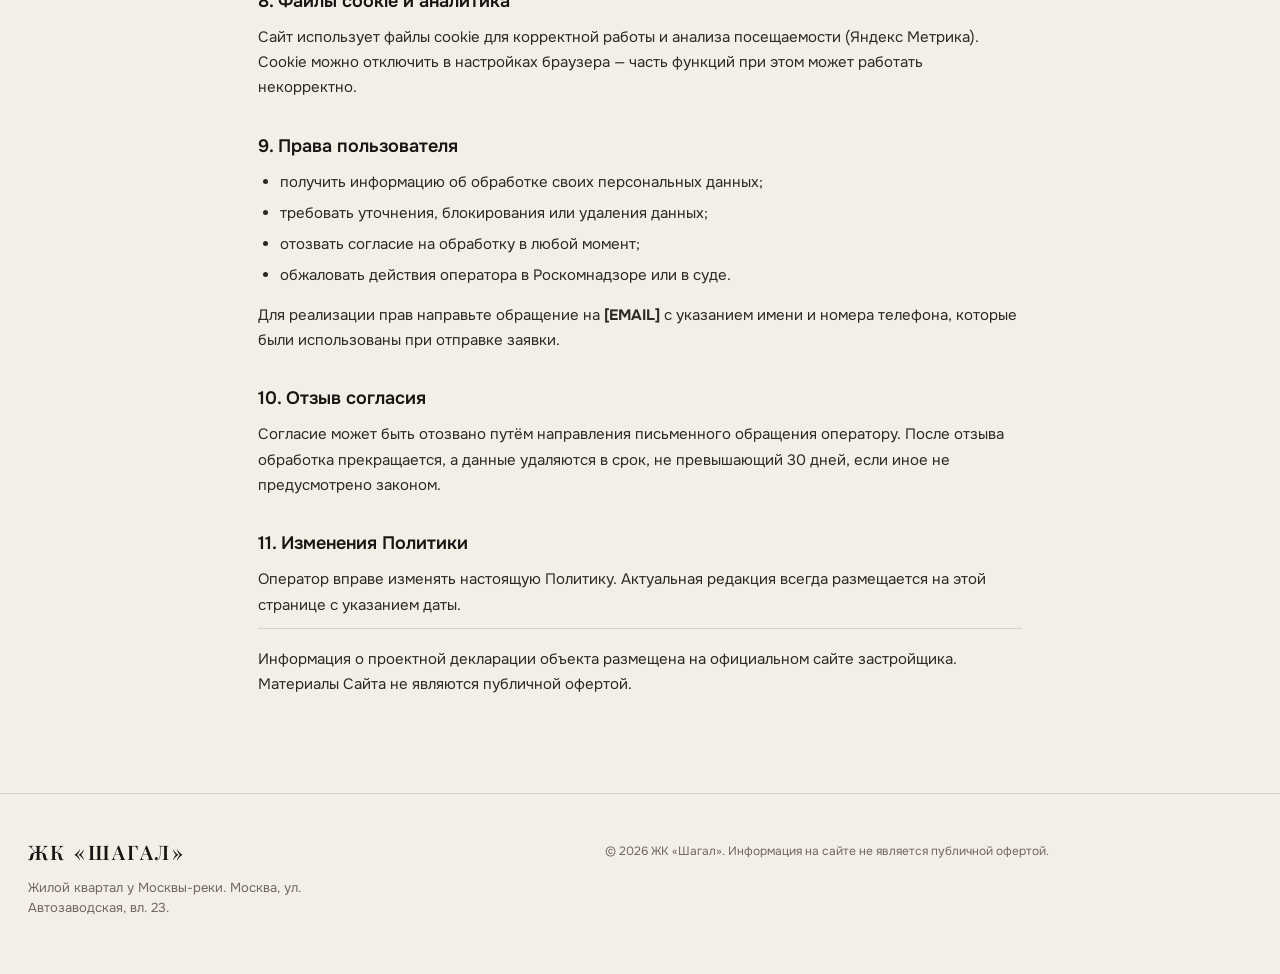
<file: privacy.html>
<!doctype html>
<html lang="ru">
<head>
<meta charset="utf-8">
<meta name="viewport" content="width=device-width, initial-scale=1">
<title>Политика обработки персональных данных — ЖК «Шагал»</title>
<meta name="description" content="Политика в отношении обработки персональных данных: какие данные собираем, зачем, сколько храним и как отозвать согласие.">
<meta name="robots" content="index, follow">
<link rel="icon" href="assets/img/favicon.svg" type="image/svg+xml">
<link rel="preconnect" href="https://fonts.googleapis.com">
<link rel="preconnect" href="https://fonts.gstatic.com" crossorigin>
<link href="https://fonts.googleapis.com/css2?family=Onest:wght@400;500;600;700&family=Playfair+Display:ital,wght@0,400;0,500;0,600;1,400&display=swap" rel="stylesheet">
<link rel="stylesheet" href="assets/css/style.css">
</head>
<body class="legal-page">

<header class="legal-head container">
  <a class="brand" href="index.html" aria-label="На главную">
    <span class="brand__mark" aria-hidden="true">
      <svg viewBox="0 0 32 32" fill="none"><path d="M4 28V15L16 5l12 10v13" stroke="currentColor" stroke-width="1.6"/><path d="M11 28V18h10v10" stroke="currentColor" stroke-width="1.6"/></svg>
    </span>
    <span class="brand__text">
      <span class="brand__name">Шагал</span>
      <span class="brand__sub">жилой квартал у Москвы-реки</span>
    </span>
  </a>
  <a class="legal-head__back" href="index.html">← На главную</a>
</header>

<main class="legal">
  <h1>Политика в отношении обработки персональных данных</h1>
  <p class="legal__date">Редакция от 8 ноября 2026 года</p>

  <h2>1. Общие положения</h2>
  <p>Настоящая Политика определяет порядок обработки персональных данных пользователей сайта (далее — Сайт) и меры по обеспечению их безопасности. Политика разработана в соответствии с Федеральным законом от 27.07.2006 № 152-ФЗ «О персональных данных».</p>
  <p>Используя Сайт и отправляя заявку, пользователь подтверждает, что ознакомился с настоящей Политикой и согласен с ней.</p>

  <h2>2. Оператор персональных данных</h2>
  <p>Оператор: <strong>[НАИМЕНОВАНИЕ ОРГАНИЗАЦИИ]</strong>, ИНН <strong>[ИНН]</strong>, адрес: <strong>[ЮРИДИЧЕСКИЙ АДРЕС]</strong>. Контакт для обращений по вопросам персональных данных: <strong>[EMAIL]</strong>.</p>

  <h2>3. Какие данные обрабатываются</h2>
  <ul>
    <li>имя, указанное в форме заявки;</li>
    <li>номер телефона;</li>
    <li>сведения, которые пользователь указал о своём интересе (выбранная планировка, бюджет, срок);</li>
    <li>технические данные: IP-адрес, тип браузера и устройства, источник перехода (UTM-метки), файлы cookie;</li>
    <li>дата и время обращения.</li>
  </ul>
  <p>Специальные категории персональных данных и биометрические данные не обрабатываются.</p>

  <h2>4. Цели обработки</h2>
  <ul>
    <li>ответ на заявку и связь с пользователем по указанному номеру телефона;</li>
    <li>подбор квартир, расчёт ипотеки и рассрочки, направление актуальных планировок и цен;</li>
    <li>улучшение работы Сайта и оценка эффективности рекламных каналов в обезличенном виде.</li>
  </ul>
  <p>Данные не используются для массовых рассылок без отдельного согласия и не продаются третьим лицам.</p>

  <h2>5. Правовые основания</h2>
  <p>Обработка осуществляется на основании согласия пользователя, выраженного при отправке формы (п. 1 ч. 1 ст. 6 152-ФЗ), а также для исполнения договора или действий по запросу пользователя.</p>

  <h2>6. Порядок и сроки обработки</h2>
  <p>Обработка включает сбор, запись, систематизацию, хранение, уточнение, использование и удаление данных. Данные хранятся до достижения целей обработки либо до отзыва согласия, но не дольше <strong>3 лет</strong> с момента последнего обращения. После этого они удаляются или обезличиваются.</p>

  <h2>7. Передача третьим лицам</h2>
  <p>Для доставки уведомления о заявке данные могут передаваться в сервис обмена сообщениями Telegram (Telegram Messenger Inc.). Передача осуществляется только в объёме, необходимом для доставки сообщения. Иным третьим лицам данные передаются только по законному требованию уполномоченных органов.</p>

  <h2>8. Файлы cookie и аналитика</h2>
  <p>Сайт использует файлы cookie для корректной работы и анализа посещаемости (Яндекс Метрика). Cookie можно отключить в настройках браузера — часть функций при этом может работать некорректно.</p>

  <h2>9. Права пользователя</h2>
  <ul>
    <li>получить информацию об обработке своих персональных данных;</li>
    <li>требовать уточнения, блокирования или удаления данных;</li>
    <li>отозвать согласие на обработку в любой момент;</li>
    <li>обжаловать действия оператора в Роскомнадзоре или в суде.</li>
  </ul>
  <p>Для реализации прав направьте обращение на <strong>[EMAIL]</strong> с указанием имени и номера телефона, которые были использованы при отправке заявки.</p>

  <h2>10. Отзыв согласия</h2>
  <p>Согласие может быть отозвано путём направления письменного обращения оператору. После отзыва обработка прекращается, а данные удаляются в срок, не превышающий 30 дней, если иное не предусмотрено законом.</p>

  <h2>11. Изменения Политики</h2>
  <p>Оператор вправе изменять настоящую Политику. Актуальная редакция всегда размещается на этой странице с указанием даты.</p>

  <p class="legal__note">Информация о проектной декларации объекта размещена на официальном сайте застройщика. Материалы Сайта не являются публичной офертой.</p>
</main>

<footer class="footer">
  <div class="container footer__inner">
    <div class="footer__brand">
      <span class="brand__name">ЖК «Шагал»</span>
      <p>Жилой квартал у Москвы-реки. Москва, ул. Автозаводская, вл. 23.</p>
    </div>
    <div class="footer__legal">
      <p>© <span id="year">2026</span> ЖК «Шагал». Информация на сайте не является публичной офертой.</p>
    </div>
  </div>
</footer>

<script>document.getElementById('year').textContent = new Date().getFullYear();</script>
</body>
</html>
</file>
<file: assets/css/style.css>
/* ============================================================
   ЖК «Шагал» — лендинг агентства
   Собственный CSS: тёплая бумага, серифные заголовки, глина
   ============================================================ */

*, *::before, *::after { box-sizing: border-box; }

:root {
  --paper: #F3EEE6;
  --paper-2: #E8E0D4;
  --foam: #F8F5F0;
  --ink: #171614;
  --graphite: #2C2926;
  --mute: #6E6860;
  --line: rgba(23, 22, 20, 0.12);
  --clay: #A26542;
  --clay-2: #864F32;
  --river: #3E5153;
  --night: #121110;
  --white: #FBF8F3;
  --promo: 42px;
  --header: 76px;
  --radius: 3px;
  --ease: cubic-bezier(0.22, 1, 0.36, 1);
  --serif: "Playfair Display", "Times New Roman", serif;
  --sans: "Onest", system-ui, -apple-system, "Segoe UI", sans-serif;
}

html { scroll-behavior: smooth; scroll-padding-top: calc(var(--promo) + var(--header) + 12px); }

body {
  margin: 0;
  background: var(--paper);
  color: var(--ink);
  font-family: var(--sans);
  font-size: 16px;
  line-height: 1.55;
  -webkit-font-smoothing: antialiased;
  text-rendering: optimizeLegibility;
  overflow-x: hidden;
}

img { display: block; max-width: 100%; height: auto; }
[hidden] { display: none !important; }
a { color: inherit; text-decoration: none; }
button { font: inherit; color: inherit; }
h1, h2, h3, p, ul, dl, dd, figure { margin: 0; }
ul { padding: 0; list-style: none; }

.container {
  width: 100%;
  max-width: 1280px;
  margin: 0 auto;
  padding: 0 28px;
}

.skip-link {
  position: absolute;
  left: 12px;
  top: -60px;
  z-index: 200;
  padding: 10px 16px;
  background: var(--ink);
  color: var(--white);
  transition: top .2s var(--ease);
}
.skip-link:focus { top: 12px; }

:focus-visible {
  outline: 2px solid var(--clay);
  outline-offset: 3px;
}

/* ---------- типографика ---------- */

.eyebrow {
  font-size: 11px;
  font-weight: 600;
  letter-spacing: .18em;
  text-transform: uppercase;
  color: var(--clay);
  margin-bottom: 18px;
}
.eyebrow--light { color: #D9A783; }

.section__title {
  font-family: var(--serif);
  font-weight: 400;
  font-size: clamp(32px, 4.2vw, 56px);
  line-height: 1.06;
  letter-spacing: -0.015em;
  margin-bottom: 22px;
  text-wrap: balance;
}

.section__lead {
  max-width: 62ch;
  font-size: 17px;
  color: var(--mute);
}

.section {
  padding: clamp(72px, 9vw, 128px) 0;
  position: relative;
}

.section--paper2 { background: var(--paper-2); }

.section--dark {
  background: var(--night);
  color: var(--white);
}
.section--dark .section__lead,
.section--dark .eyebrow { color: rgba(251, 248, 243, .62); }
.section--dark .section__title { color: var(--white); }

.section__head { margin-bottom: clamp(36px, 5vw, 64px); }
.section__head--split {
  display: grid;
  grid-template-columns: 1.2fr .8fr;
  gap: 40px;
  align-items: end;
}
.section__aside {
  font-size: 15px;
  color: var(--mute);
  max-width: 46ch;
  padding-bottom: 6px;
}
.section__head--light .section__title { color: var(--white); }

/* ---------- кнопки ---------- */

.btn {
  --btn-bg: var(--ink);
  --btn-fg: var(--white);
  --btn-bd: var(--ink);
  display: inline-flex;
  align-items: center;
  justify-content: center;
  gap: 10px;
  padding: 14px 26px;
  border: 1px solid var(--btn-bd);
  border-radius: var(--radius);
  background: var(--btn-bg);
  color: var(--btn-fg);
  font-size: 14px;
  font-weight: 500;
  letter-spacing: .02em;
  cursor: pointer;
  transition: transform .25s var(--ease), background .25s var(--ease), color .25s var(--ease), border-color .25s var(--ease);
  text-align: center;
}
.btn:hover { transform: translateY(-2px); }
.btn:active { transform: translateY(0); }

.btn--clay { --btn-bg: var(--clay); --btn-bd: var(--clay); }
.btn--clay:hover { --btn-bg: var(--clay-2); --btn-bd: var(--clay-2); }

.btn--dark { --btn-bg: var(--ink); --btn-bd: var(--ink); }
.btn--dark:hover { --btn-bg: var(--graphite); }

.btn--light {
  --btn-bg: var(--white);
  --btn-fg: var(--ink);
  --btn-bd: var(--white);
}
.btn--light:hover { --btn-bg: var(--paper-2); --btn-bd: var(--paper-2); }

.btn--ghost {
  --btn-bg: transparent;
  --btn-fg: var(--ink);
  --btn-bd: rgba(23, 22, 20, .28);
}
.btn--ghost:hover { --btn-bd: var(--ink); }

.btn--lg { padding: 18px 34px; font-size: 15px; }
.btn--sm { padding: 11px 20px; font-size: 13px; }
.btn--full { width: 100%; }

.link-arrow {
  display: inline-flex;
  align-items: center;
  gap: 10px;
  margin-top: 26px;
  font-size: 14px;
  font-weight: 500;
  border-bottom: 1px solid currentColor;
  padding-bottom: 4px;
}
.link-arrow i { font-style: normal; transition: transform .25s var(--ease); }
.link-arrow:hover i { transform: translateX(4px); }

/* ---------- промо-полоса ---------- */

.promo-bar {
  position: fixed;
  inset: 0 0 auto;
  z-index: 101;
  background: var(--clay);
  color: var(--white);
  font-size: 13px;
}
.promo-bar__inner {
  display: flex;
  align-items: center;
  justify-content: space-between;
  gap: 16px;
  min-height: var(--promo);
}
.promo-bar strong { font-weight: 600; }
.promo-bar__btn {
  background: transparent;
  border: 1px solid rgba(251, 248, 243, .5);
  color: inherit;
  padding: 6px 14px;
  font-size: 12px;
  letter-spacing: .04em;
  cursor: pointer;
  transition: background .2s;
}
.promo-bar__btn:hover { background: rgba(251, 248, 243, .14); }

/* ---------- шапка ---------- */

.header {
  position: fixed;
  top: var(--promo);
  left: 0;
  right: 0;
  z-index: 100;
  color: var(--white);
  background: transparent;
  transition: background .35s var(--ease), color .35s var(--ease), box-shadow .35s var(--ease), border-color .35s var(--ease);
  border-bottom: 1px solid transparent;
}
.header.is-solid {
  background: rgba(243, 238, 230, .94);
  color: var(--ink);
  -webkit-backdrop-filter: blur(16px);
  backdrop-filter: blur(16px);
  border-bottom-color: var(--line);
}
.header__inner {
  display: flex;
  align-items: center;
  gap: 32px;
  min-height: var(--header);
}

.brand { display: flex; align-items: center; gap: 12px; flex-shrink: 0; color: inherit; }
.brand__mark {
  width: 36px;
  height: 36px;
  color: var(--clay);
  flex-shrink: 0;
}
.brand__mark svg { width: 100%; height: 100%; }
.brand__text { display: flex; flex-direction: column; line-height: 1.2; }
.brand__name {
  font-family: var(--serif);
  font-size: 22px;
  font-weight: 600;
  letter-spacing: .12em;
  text-transform: uppercase;
  line-height: 1;
}
.brand__sub {
  font-size: 10.5px;
  letter-spacing: .1em;
  text-transform: uppercase;
  opacity: .65;
  margin-top: 3px;
}

.nav {
  display: flex;
  align-items: center;
  gap: 26px;
  margin-left: auto;
}
.nav a {
  font-size: 14px;
  color: inherit;
  opacity: .9;
  position: relative;
  padding: 6px 0;
}
.nav a::after {
  content: "";
  position: absolute;
  left: 0; right: 100%;
  bottom: 0;
  height: 1px;
  background: currentColor;
  transition: right .3s var(--ease);
}
.nav a:hover::after { right: 0; }

.header__actions { display: flex; align-items: center; gap: 12px; }
.header .header__actions .btn {
  --btn-bg: var(--white);
  --btn-fg: var(--ink);
  --btn-bd: var(--white);
}
.header.is-solid .header__actions .btn {
  --btn-bg: var(--ink);
  --btn-fg: var(--white);
  --btn-bd: var(--ink);
}

.burger {
  display: none;
  width: 42px;
  height: 42px;
  border: 1px solid currentColor;
  background: transparent;
  border-radius: var(--radius);
  cursor: pointer;
  padding: 0;
  position: relative;
  color: inherit;
  opacity: .85;
}
.burger span {
  position: absolute;
  left: 11px;
  right: 11px;
  height: 1.5px;
  background: currentColor;
  transition: transform .25s var(--ease), top .25s var(--ease);
}
.burger span:nth-child(1) { top: 17px; }
.burger span:nth-child(2) { top: 24px; }
.burger[aria-expanded="true"] span:nth-child(1) { top: 21px; transform: rotate(45deg); }
.burger[aria-expanded="true"] span:nth-child(2) { top: 21px; transform: rotate(-45deg); }

.mobile-nav {
  display: none;
  flex-direction: column;
  gap: 2px;
  padding: 8px 28px 24px;
  border-top: 1px solid var(--line);
  background: var(--paper);
  color: var(--ink);
}
.mobile-nav a {
  padding: 13px 0;
  border-bottom: 1px solid var(--line);
  font-size: 16px;
}
.mobile-nav .btn { margin-top: 16px; }

/* ---------- hero ---------- */

.hero {
  position: relative;
  min-height: 100svh;
  color: var(--white);
  display: flex;
  align-items: flex-end;
  overflow: hidden;
}
.hero__media { position: absolute; inset: 0; }
.hero__media img {
  width: 100%;
  height: 100%;
  object-fit: cover;
  object-position: center 45%;
  transform: scale(1.02);
}
.hero__veil {
  position: absolute;
  inset: 0;
  background: linear-gradient(180deg, rgba(18, 17, 16, .28) 0%, rgba(18, 17, 16, .16) 38%, rgba(18, 17, 16, .78) 100%);
}
.hero__content {
  position: relative;
  z-index: 2;
  padding-top: calc(var(--promo) + var(--header) + 48px);
  padding-bottom: 72px;
}
.hero__label {
  margin-bottom: 16px;
  letter-spacing: .18em;
  text-transform: uppercase;
  font-size: 11.5px;
  opacity: .82;
}
.hero__title {
  font-family: var(--serif);
  font-weight: 400;
  font-size: clamp(2.7rem, 7.4vw, 6.8rem);
  line-height: .98;
  letter-spacing: -0.022em;
  max-width: 12ch;
}
.hero__h1-line {
  display: block;
  margin-top: .22em;
  font-family: var(--sans);
  font-size: clamp(1rem, 2vw, 1.4rem);
  font-weight: 400;
  letter-spacing: .01em;
  line-height: 1.3;
  opacity: .92;
  max-width: 18em;
}
.hero__offer {
  margin-top: 30px;
  font-family: var(--serif);
  font-size: clamp(1.35rem, 3vw, 2.2rem);
  font-weight: 500;
  line-height: 1.15;
  letter-spacing: -0.01em;
}
.hero__lead {
  margin-top: 12px;
  max-width: 46ch;
  font-size: clamp(15px, 1.2vw, 16.5px);
  line-height: 1.5;
  opacity: .86;
}
.hero__actions { display: flex; flex-wrap: wrap; gap: 12px; margin-top: 30px; }
.hero__facts {
  display: flex;
  flex-wrap: wrap;
  gap: 0;
  margin-top: 40px;
  border-top: 1px solid rgba(251, 248, 243, .26);
  max-width: 780px;
}
.hero__facts li {
  padding: 16px 30px 0 0;
  margin-right: 30px;
  border-right: 1px solid rgba(251, 248, 243, .2);
  font-size: 15px;
}
.hero__facts li:last-child { border-right: 0; margin-right: 0; padding-right: 0; }
.hero__facts span {
  display: block;
  font-size: 10.5px;
  letter-spacing: .14em;
  text-transform: uppercase;
  opacity: .62;
  margin-bottom: 5px;
}

.btn--ghost-hero {
  --btn-bg: transparent;
  --btn-fg: var(--white);
  --btn-bd: rgba(251, 248, 243, .55);
}
.btn--ghost-hero:hover { --btn-bg: rgba(251, 248, 243, .12); --btn-bd: rgba(251, 248, 243, .75); }

/* ---------- бегущая строка ---------- */

.marquee {
  overflow: hidden;
  border-top: 1px solid var(--line);
  border-bottom: 1px solid var(--line);
  padding: 14px 0;
  background: var(--foam);
}
.marquee__track {
  display: flex;
  gap: 26px;
  white-space: nowrap;
  width: max-content;
  animation: marquee 42s linear infinite;
  font-size: 11px;
  letter-spacing: .16em;
  text-transform: uppercase;
  color: var(--mute);
}
.marquee span:nth-child(even) { color: var(--clay); }
@keyframes marquee {
  from { transform: translateX(0); }
  to { transform: translateX(-50%); }
}
@media (prefers-reduced-motion: reduce) {
  .marquee__track { animation: none; }
}

/* ---------- планировки ---------- */

.plans-tabs {
  display: flex;
  flex-wrap: wrap;
  gap: 8px;
  margin-bottom: 28px;
}
.plans-tab {
  padding: 9px 18px;
  border: 1px solid var(--line);
  border-radius: 999px;
  background: transparent;
  font-size: 13.5px;
  color: var(--graphite);
  cursor: pointer;
  transition: background .25s var(--ease), color .25s var(--ease), border-color .25s var(--ease);
}
.plans-tab span {
  font-size: 11.5px;
  color: var(--mute);
  margin-left: 5px;
}
.plans-tab:hover { border-color: var(--clay); }
.plans-tab.is-active {
  background: var(--ink);
  border-color: var(--ink);
  color: var(--white);
}
.plans-tab.is-active span { color: rgba(251, 248, 243, .55); }

.plans-grid {
  display: grid;
  grid-template-columns: repeat(3, minmax(0, 1fr));
  gap: 20px;
}

.plan-card {
  background: var(--foam);
  border: 1px solid var(--line);
  display: flex;
  flex-direction: column;
  cursor: pointer;
  transition: border-color .3s var(--ease), transform .3s var(--ease), box-shadow .3s var(--ease);
}
.plan-card:hover {
  border-color: var(--clay);
  transform: translateY(-3px);
  box-shadow: 0 20px 44px rgba(23, 22, 20, .09);
}
.plan-card:focus-visible { outline-offset: -3px; }
.plan-card.is-hidden { display: none; }

.plan-card__media {
  background: #FFFFFF;
  padding: 10px;
  aspect-ratio: 21 / 20;
  display: flex;
  align-items: center;
  justify-content: center;
  border-bottom: 1px solid var(--line);
}
.plan-card__media img {
  width: 100%;
  height: 100%;
  object-fit: contain;
  transition: transform .5s var(--ease);
}
.plan-card:hover .plan-card__media img { transform: scale(1.03); }

.plan-card__body {
  padding: 18px 20px 20px;
  display: flex;
  flex-direction: column;
  flex: 1;
}
.plan-card__top {
  display: flex;
  align-items: baseline;
  justify-content: space-between;
  gap: 12px;
  margin-bottom: 14px;
}
.plan-card__type {
  font-size: 16px;
  font-weight: 600;
  letter-spacing: -0.01em;
}
.plan-card__area {
  font-family: var(--serif);
  font-size: 21px;
  line-height: 1;
  color: var(--clay);
  white-space: nowrap;
}

.plan-card__specs { display: grid; gap: 6px; margin-bottom: 18px; }
.plan-card__specs li {
  display: flex;
  align-items: baseline;
  justify-content: space-between;
  gap: 12px;
  font-size: 13px;
  color: var(--mute);
  padding-bottom: 6px;
  border-bottom: 1px dashed rgba(23, 22, 20, .1);
}
.plan-card__specs li:last-child { border-bottom: 0; padding-bottom: 0; }
.plan-card__specs li span {
  color: var(--graphite);
  font-weight: 500;
  text-align: right;
}

.plan-card__cta {
  margin-top: auto;
  display: flex;
  align-items: center;
  justify-content: space-between;
  gap: 12px;
  padding-top: 14px;
  border-top: 1px solid var(--line);
  font-size: 13.5px;
  font-weight: 500;
  color: var(--clay);
}
.plan-card__cta i { font-style: normal; transition: transform .25s var(--ease); }
.plan-card:hover .plan-card__cta i { transform: translateX(5px); }

.plans-more {
  display: flex;
  justify-content: center;
  margin-top: 28px;
}
.plans-more .btn span {
  font-size: 12px;
  opacity: .55;
  margin-left: 6px;
}

.plans-note {
  display: flex;
  align-items: center;
  justify-content: space-between;
  gap: 32px;
  margin-top: 28px;
  padding: 26px 28px;
  background: var(--foam);
  border: 1px solid var(--line);
}
.plans-note p { max-width: 68ch; font-size: 14px; color: var(--mute); }
.plans-note .btn { flex-shrink: 0; }

/* ---------- цифры ---------- */

.stats {
  background: var(--graphite);
  color: var(--white);
  padding: clamp(44px, 6vw, 64px) 0;
}
.stats__grid {
  display: grid;
  grid-template-columns: repeat(4, minmax(0, 1fr));
  gap: 32px;
}
.stat { border-left: 1px solid rgba(251, 248, 243, .18); padding-left: 26px; }
.stat:first-child { border-left: 0; padding-left: 0; }
.stat__num {
  display: block;
  font-family: var(--serif);
  font-size: clamp(34px, 3.6vw, 50px);
  line-height: 1;
  letter-spacing: -0.02em;
  margin-bottom: 12px;
}
.stat__num small {
  font-family: var(--sans);
  font-size: 13px;
  font-weight: 400;
  letter-spacing: 0;
  margin-left: 6px;
  opacity: .65;
}
.stat__label {
  font-size: 13px;
  line-height: 1.45;
  color: rgba(251, 248, 243, .62);
  max-width: 26ch;
}

/* ---------- карточки преимуществ ---------- */

.cards-4 {
  display: grid;
  grid-template-columns: repeat(4, minmax(0, 1fr));
  gap: 1px;
  background: var(--line);
  border: 1px solid var(--line);
}
.feature-card {
  background: var(--paper);
  padding: 30px 26px 26px;
  cursor: pointer;
  position: relative;
  transition: background .3s var(--ease);
  display: flex;
  flex-direction: column;
}
.feature-card:hover { background: var(--foam); }
.feature-card__num {
  font-family: var(--serif);
  font-size: 13px;
  color: var(--clay);
  letter-spacing: .08em;
  margin-bottom: 34px;
}
.feature-card h3 {
  font-size: 17px;
  font-weight: 600;
  line-height: 1.28;
  margin-bottom: 12px;
}
.feature-card p { font-size: 14px; color: var(--mute); }
.feature-card__arrow {
  position: absolute;
  right: 22px;
  top: 26px;
  color: var(--clay);
  opacity: 0;
  transform: translateX(-4px);
  transition: opacity .25s, transform .25s;
}
.feature-card:hover .feature-card__arrow { opacity: 1; transform: translateX(0); }

/* ---------- медиа-карточки ---------- */

.cards-3 {
  display: grid;
  grid-template-columns: repeat(3, minmax(0, 1fr));
  gap: 24px;
}
.cards-3--media { margin-top: 24px; }

.media-card {
  background: var(--foam);
  border: 1px solid var(--line);
  cursor: pointer;
  overflow: hidden;
  transition: transform .35s var(--ease), box-shadow .35s var(--ease);
}
.media-card:hover {
  transform: translateY(-4px);
  box-shadow: 0 18px 44px rgba(23, 22, 20, .1);
}
.media-card__img { overflow: hidden; aspect-ratio: 16 / 10; background: var(--paper-2); }
.media-card__img img {
  width: 100%;
  height: 100%;
  object-fit: cover;
  transition: transform .6s var(--ease);
}
.media-card:hover .media-card__img img { transform: scale(1.04); }
.media-card__body { padding: 22px 24px 26px; }
.media-card__body h3 { font-size: 18px; font-weight: 600; margin-bottom: 8px; }
.media-card__body p { font-size: 14px; color: var(--mute); }

/* ---------- полоса CTA ---------- */

.cta-band {
  background: var(--graphite);
  color: var(--white);
  padding: clamp(48px, 6vw, 76px) 0;
}
.cta-band__inner {
  display: flex;
  align-items: center;
  justify-content: space-between;
  gap: 48px;
}
.cta-band__title {
  font-family: var(--serif);
  font-weight: 400;
  font-size: clamp(28px, 3.4vw, 44px);
  line-height: 1.08;
  margin-bottom: 14px;
}
.cta-band__text {
  max-width: 62ch;
  font-size: 14.5px;
  color: rgba(251, 248, 243, .66);
}

/* ---------- архитектура ---------- */

.arch {
  display: grid;
  grid-template-columns: repeat(3, minmax(0, 1fr));
  gap: 24px;
}
.arch__item {
  cursor: pointer;
  display: flex;
  flex-direction: column;
}
.arch__art {
  overflow: hidden;
  background: var(--paper-2);
  margin-bottom: 20px;
  border: 1px solid var(--line);
}
.arch__art img {
  width: 100%;
  height: auto;
  transition: transform .6s var(--ease);
}
.arch__item:hover .arch__art img { transform: scale(1.04); }
.arch__num {
  font-family: var(--serif);
  font-size: 12px;
  letter-spacing: .1em;
  color: var(--clay);
  margin-bottom: 8px;
}
.arch__item h3 { font-size: 21px; font-weight: 600; margin-bottom: 8px; }
.arch__item p { font-size: 14.5px; color: var(--mute); max-width: 38ch; }

/* ---------- сплиты ---------- */

.split {
  display: grid;
  grid-template-columns: 1fr 1fr;
  gap: clamp(36px, 6vw, 88px);
  align-items: center;
}
.split--rev .split__art { order: 2; }

.split__copy p {
  font-size: 15.5px;
  color: var(--mute);
  max-width: 54ch;
  margin-bottom: 20px;
}
.split__copy .btn { margin-top: 10px; }
.split__art img {
  width: 100%;
  aspect-ratio: 4 / 3;
  object-fit: cover;
  border-radius: var(--radius);
  border: 1px solid var(--line);
}

.ticks { display: grid; gap: 10px; margin: 18px 0 4px; }
.ticks li {
  position: relative;
  padding-left: 24px;
  font-size: 14.5px;
  color: var(--graphite);
}
.ticks li::before {
  content: "";
  position: absolute;
  left: 0;
  top: .55em;
  width: 10px;
  height: 6px;
  border-left: 1.5px solid var(--clay);
  border-bottom: 1.5px solid var(--clay);
  transform: rotate(-45deg);
}
.ticks--2 { grid-template-columns: 1fr 1fr; }

/* ---------- дуо ---------- */

.duo {
  display: grid;
  grid-template-columns: 1fr 1fr;
  gap: 24px;
}
.duo__item {
  padding: clamp(30px, 4vw, 52px);
  border: 1px solid var(--line);
  background: var(--foam);
  cursor: pointer;
  transition: background .3s var(--ease), transform .3s var(--ease);
}
.duo__item:hover { background: var(--paper-2); transform: translateY(-3px); }
.duo__item--dark {
  background: var(--river);
  color: var(--white);
  border-color: var(--river);
}
.duo__item--dark:hover { background: #35494b; }
.duo__title {
  font-family: var(--serif);
  font-weight: 400;
  font-size: clamp(24px, 2.6vw, 34px);
  line-height: 1.12;
  margin-bottom: 16px;
}
.duo__item p { font-size: 15px; color: var(--mute); }
.duo__item--dark p { color: rgba(251, 248, 243, .7); }
.duo__item--photo {
  position: relative;
  overflow: hidden;
  background-size: cover;
  background-position: center;
  color: var(--white);
  border-color: transparent;
}
.duo__item--photo::before {
  content: "";
  position: absolute;
  inset: 0;
  background: linear-gradient(180deg, rgba(18, 17, 16, .3) 0%, rgba(18, 17, 16, .8) 100%);
}
.duo__item--photo > * { position: relative; z-index: 1; }
.duo__item--photo p { color: rgba(251, 248, 243, .82); }
.duo__item--photo .eyebrow { color: #D9A783; }

/* ---------- форматы ---------- */

.formats {
  display: grid;
  grid-template-columns: repeat(4, minmax(0, 1fr));
  gap: 1px;
  background: rgba(251, 248, 243, .16);
  border: 1px solid rgba(251, 248, 243, .16);
}
.format {
  background: var(--night);
  padding: 30px 26px 34px;
  cursor: pointer;
  transition: background .3s var(--ease);
}
.format:hover { background: #1B1A18; }
.format__num {
  font-family: var(--serif);
  font-size: 12px;
  letter-spacing: .1em;
  color: #D9A783;
  display: block;
  margin-bottom: 40px;
}
.format h3 {
  font-family: var(--serif);
  font-weight: 400;
  font-size: 26px;
  margin-bottom: 10px;
}
.format p { font-size: 14px; color: rgba(251, 248, 243, .6); }

/* ---------- список форматов квартир ---------- */

.formats-list {
  border-top: 1px solid var(--line);
  margin: 26px 0 30px;
}
.formats-list li {
  display: flex;
  align-items: baseline;
  justify-content: space-between;
  gap: 16px;
  padding: 13px 0;
  border-bottom: 1px solid var(--line);
  font-size: 15px;
}
.formats-list li span:last-child {
  font-family: var(--serif);
  font-size: 17px;
  color: var(--clay);
}

/* ---------- характеристики ---------- */

.specs { border-top: 1px solid var(--line); }
.specs__row {
  display: grid;
  grid-template-columns: 240px 1fr;
  gap: 24px;
  padding: 18px 0;
  border-bottom: 1px solid var(--line);
}
.specs dt {
  font-size: 12px;
  letter-spacing: .09em;
  text-transform: uppercase;
  color: var(--mute);
  padding-top: 3px;
}
.specs dd { font-size: 15.5px; }

/* ---------- расположение ---------- */

.location-grid {
  display: grid;
  grid-template-columns: repeat(4, minmax(0, 1fr));
  gap: 16px;
  margin-bottom: 28px;
}
.loc-card {
  border: 1px solid var(--line);
  background: var(--foam);
  padding: 22px;
  cursor: pointer;
  transition: background .3s var(--ease), transform .3s var(--ease);
}
.loc-card:hover { background: var(--paper-2); transform: translateY(-3px); }
.loc-card__dot {
  display: block;
  width: 9px;
  height: 9px;
  border-radius: 50%;
  background: var(--clay);
  margin-bottom: 18px;
}
.loc-card h3 { font-size: 16px; font-weight: 600; margin-bottom: 6px; }
.loc-card p { font-size: 13.5px; color: var(--mute); }

.map { border: 1px solid var(--line); background: var(--paper-2); }
.map__canvas svg { display: block; width: 100%; height: auto; }
.map figcaption {
  padding: 12px 16px;
  font-size: 12px;
  color: var(--mute);
  border-top: 1px solid var(--line);
}

/* ---------- инфраструктура ---------- */

.infra {
  display: grid;
  grid-template-columns: repeat(4, minmax(0, 1fr));
  gap: 16px;
  margin-bottom: 40px;
}
.infra__card {
  padding: 26px 24px;
  border: 1px solid var(--line);
  background: var(--paper);
  cursor: pointer;
  transition: border-color .3s, transform .3s var(--ease);
}
.infra__card:hover { border-color: var(--clay); transform: translateY(-3px); }
.infra__card h3 { font-size: 16px; font-weight: 600; margin-bottom: 8px; }
.infra__card p { font-size: 13.5px; color: var(--mute); }

.social { border-top: 1px solid var(--line); padding-top: 32px; }
.social__title {
  font-family: var(--serif);
  font-weight: 400;
  font-size: 26px;
  margin-bottom: 14px;
}

/* ---------- калькулятор ---------- */

.calc {
  display: grid;
  grid-template-columns: 1fr .72fr;
  gap: 32px;
  align-items: start;
}
.calc__controls {
  background: var(--foam);
  border: 1px solid var(--line);
  padding: clamp(24px, 3vw, 36px);
  display: grid;
  gap: 26px;
}
.field { display: block; }
.field__label {
  display: flex;
  align-items: baseline;
  justify-content: space-between;
  gap: 16px;
  font-size: 14px;
  margin-bottom: 12px;
}
.field__label b {
  font-family: var(--serif);
  font-size: 20px;
  font-weight: 500;
  color: var(--clay);
  white-space: nowrap;
}
.field__hint { display: block; font-size: 12px; color: var(--mute); margin-top: 8px; }

input[type="range"] {
  -webkit-appearance: none;
  appearance: none;
  width: 100%;
  height: 2px;
  background: rgba(23, 22, 20, .22);
  outline: none;
  margin: 0;
}
input[type="range"]::-webkit-slider-thumb {
  -webkit-appearance: none;
  width: 20px;
  height: 20px;
  border-radius: 50%;
  background: var(--clay);
  border: 3px solid var(--paper);
  box-shadow: 0 0 0 1px var(--clay);
  cursor: pointer;
}
input[type="range"]::-moz-range-thumb {
  width: 16px;
  height: 16px;
  border-radius: 50%;
  background: var(--clay);
  border: 3px solid var(--paper);
  cursor: pointer;
}

select {
  width: 100%;
  padding: 12px 14px;
  border: 1px solid var(--line);
  border-radius: var(--radius);
  background: var(--paper);
  font-family: inherit;
  font-size: 14px;
  color: var(--ink);
  cursor: pointer;
}

.calc__result {
  background: var(--graphite);
  color: var(--white);
  padding: clamp(26px, 3vw, 38px);
  position: sticky;
  top: calc(var(--header) + 16px);
}
.calc__label {
  font-size: 11px;
  letter-spacing: .14em;
  text-transform: uppercase;
  color: rgba(251, 248, 243, .55);
  margin-bottom: 10px;
}
.calc__sum {
  font-family: var(--serif);
  font-size: clamp(34px, 4vw, 48px);
  line-height: 1;
  letter-spacing: -0.02em;
  margin-bottom: 24px;
}
.calc__details {
  display: grid;
  gap: 10px;
  padding: 18px 0 22px;
  border-top: 1px solid rgba(251, 248, 243, .16);
  margin-bottom: 22px;
}
.calc__details div {
  display: flex;
  justify-content: space-between;
  gap: 16px;
  font-size: 14px;
}
.calc__details dt { color: rgba(251, 248, 243, .55); }
.calc__details dd { font-weight: 500; }
.calc__note {
  font-size: 11.5px;
  color: rgba(251, 248, 243, .45);
  margin-top: 14px;
}

.installment {
  display: flex;
  align-items: center;
  gap: clamp(24px, 4vw, 48px);
  margin-top: 32px;
  padding: clamp(24px, 3vw, 36px);
  border: 1px solid var(--line);
  background: var(--foam);
}
.installment__num {
  font-family: var(--serif);
  font-size: clamp(30px, 3.4vw, 44px);
  line-height: 1;
  color: var(--clay);
  white-space: nowrap;
}
.installment__num small { font-size: 15px; }
.installment__copy { flex: 1; }
.installment__copy h3 { font-size: 18px; font-weight: 600; margin-bottom: 6px; }
.installment__copy p { font-size: 14px; color: var(--mute); max-width: 56ch; }

/* ---------- заявка ---------- */

.lead {
  background: var(--paper-2);
  padding: clamp(56px, 7vw, 96px) 0;
}
.lead__inner {
  display: grid;
  grid-template-columns: 1fr .86fr;
  gap: clamp(36px, 6vw, 80px);
  align-items: start;
}
.lead__title {
  font-family: var(--serif);
  font-weight: 400;
  font-size: clamp(30px, 3.8vw, 48px);
  line-height: 1.08;
  margin-bottom: 18px;
}
.lead__copy > p { font-size: 15.5px; color: var(--mute); max-width: 48ch; }

.lead__form {
  background: var(--paper);
  border: 1px solid var(--line);
  padding: clamp(24px, 3vw, 36px);
  box-shadow: 0 24px 60px rgba(23, 22, 20, .08);
  display: grid;
  gap: 16px;
}
.hp {
  position: absolute !important;
  left: -9999px !important;
  width: 1px !important;
  height: 1px !important;
  opacity: 0 !important;
  pointer-events: none !important;
}

.lead__tag {
  display: flex;
  align-items: center;
  justify-content: space-between;
  gap: 12px;
  padding: 10px 12px;
  background: rgba(162, 101, 66, .1);
  border-left: 2px solid var(--clay);
  font-size: 13px;
  color: var(--clay-2);
}
.lead__tag button {
  border: 0;
  background: transparent;
  cursor: pointer;
  font-size: 18px;
  line-height: 1;
  color: var(--clay);
  padding: 0 2px;
}

.field--input input {
  width: 100%;
  padding: 14px 16px;
  border: 1px solid var(--line);
  border-radius: var(--radius);
  background: var(--foam);
  font-family: inherit;
  font-size: 15px;
  color: var(--ink);
  transition: border-color .2s, background .2s;
}
.field--input input::placeholder { color: rgba(110, 104, 96, .7); }
.field--input input:focus {
  outline: none;
  border-color: var(--clay);
  background: var(--white);
}
.field--input input.is-invalid { border-color: #B4423A; }

.consent {
  display: flex;
  align-items: flex-start;
  gap: 10px;
  font-size: 12.5px;
  line-height: 1.45;
  color: var(--mute);
  cursor: pointer;
}
.consent input {
  width: 17px;
  height: 17px;
  margin: 1px 0 0;
  accent-color: var(--clay);
  flex-shrink: 0;
  cursor: pointer;
}
.consent.is-invalid { color: #B4423A; }

.form__note { font-size: 11.5px; color: var(--mute); }.form__status {
  font-size: 14px;
  line-height: 1.45;
  min-height: 0;
}
.form__status.is-ok {
  padding: 12px 14px;
  background: rgba(74, 122, 90, .12);
  border-left: 2px solid #4A7A5A;
  color: #375D45;
}
.form__status.is-error {
  padding: 12px 14px;
  background: rgba(180, 66, 58, .1);
  border-left: 2px solid #B4423A;
  color: #8E332C;
}
.btn[disabled] { opacity: .6; cursor: default; transform: none; }

/* ---------- подвал ---------- */

.footer { padding: 48px 0 56px; border-top: 1px solid var(--line); }
.footer__inner {
  display: grid;
  grid-template-columns: .9fr 1.1fr;
  gap: 48px;
}
.footer__brand .brand__name { font-size: 20px; }
.footer__brand p { font-size: 13px; color: var(--mute); margin-top: 10px; max-width: 34ch; }
.footer__legal p { font-size: 12px; color: var(--mute); line-height: 1.5; }
.footer__legal p + p { margin-top: 12px; }

/* ---------- мобильная кнопка ---------- */

.mobile-cta {
  position: fixed;
  left: 0;
  right: 0;
  bottom: 0;
  z-index: 90;
  padding: 10px 16px calc(10px + env(safe-area-inset-bottom));
  background: rgba(243, 238, 230, .95);
  backdrop-filter: blur(12px);
  -webkit-backdrop-filter: blur(12px);
  border-top: 1px solid var(--line);
  transform: translateY(110%);
  transition: transform .35s var(--ease);
  display: none;
}
.mobile-cta.is-visible { transform: translateY(0); }

/* ---------- появление при скролле ---------- */

.reveal {
  opacity: 0;
  transform: translateY(20px);
  transition: opacity .7s var(--ease), transform .7s var(--ease);
}
.reveal.is-in { opacity: 1; transform: none; }

@media (prefers-reduced-motion: reduce) {
  html { scroll-behavior: auto; }
  .reveal { opacity: 1; transform: none; transition: none; }
  .btn:hover { transform: none; }
}

/* ============================================================
   адаптив
   ============================================================ */

@media (max-width: 1100px) {
  .nav { display: none; }
  .burger { display: block; }
  .mobile-nav { display: flex; }
  .hero__inner { grid-template-columns: 1fr .9fr; }
  .cards-4 { grid-template-columns: repeat(2, minmax(0, 1fr)); }
  .formats { grid-template-columns: repeat(2, minmax(0, 1fr)); }
  .calc { grid-template-columns: 1fr; }
  .calc__result { position: static; }
  .infra { grid-template-columns: repeat(2, minmax(0, 1fr)); }
  .location-grid { grid-template-columns: repeat(2, minmax(0, 1fr)); }
}

@media (max-width: 900px) {
  .container { padding: 0 20px; }
  .hero__inner { grid-template-columns: 1fr; }
  .hero__visual { order: -1; max-height: 420px; overflow: hidden; }
  .hero__visual img { height: 100%; }
  .hero__badge { left: auto; right: 14px; bottom: 14px; padding: 12px 16px; }
  .hero__badge-num { font-size: 26px; }
  .section__head--split { grid-template-columns: 1fr; gap: 18px; }
  .section__aside { padding-bottom: 0; }
  .plans-grid { grid-template-columns: repeat(2, minmax(0, 1fr)); }
  .stats__grid { grid-template-columns: repeat(2, minmax(0, 1fr)); gap: 28px; }
  .stat:nth-child(3) { border-left: 0; padding-left: 0; }
  .cards-3 { grid-template-columns: 1fr; }
  .split { grid-template-columns: 1fr; }
  .split--rev .split__art { order: 0; }
  .duo { grid-template-columns: 1fr; }
  .cta-band__inner { flex-direction: column; align-items: flex-start; }
  .lead__inner { grid-template-columns: 1fr; }
  .footer__inner { grid-template-columns: 1fr; gap: 28px; }
  .installment { flex-wrap: wrap; }
  .installment__num { width: 100%; }
  .installment .btn { width: 100%; }
  .arch { grid-template-columns: 1fr 1fr; }
}

@media (max-width: 680px) {
  :root { --promo: 38px; }
  .promo-bar { font-size: 11.5px; }
  .promo-bar__btn { display: none; }
  .header__inner { min-height: 64px; gap: 12px; }
  .brand__sub { display: none; }
  .header__actions .btn { display: none; }
  .hero { padding-top: 0; }
  .hero__content { padding-top: calc(var(--promo) + var(--header) + 36px); padding-bottom: 44px; }
  .hero__title { font-size: clamp(2.2rem, 10vw, 3.2rem); }
  .hero__lead { font-size: 14.5px; }
  .hero__facts { flex-direction: column; margin-top: 26px; }
  .hero__facts li { border-right: 0; border-bottom: 1px solid rgba(251, 248, 243, .18); margin-right: 0; padding: 12px 0; }
  .hero__facts li:last-child { border-bottom: 0; }
  .chips { grid-template-columns: 1fr; }
  .chip { border-right: 0; border-bottom: 1px solid var(--line); padding: 12px 0; }
  .chip:last-child { border-bottom: 0; }
  .hero__actions { flex-direction: column; }
  .hero__actions .btn { width: 100%; }
  .plans-grid { grid-template-columns: 1fr; }
  .plans-more {
  display: flex;
  justify-content: center;
  margin-top: 28px;
}
.plans-more .btn span {
  font-size: 12px;
  opacity: .55;
  margin-left: 6px;
}

.plans-note { flex-direction: column; align-items: flex-start; }
  .stats__grid { grid-template-columns: 1fr; }
  .stat { border-left: 0; padding-left: 0; }
  .cards-4 { grid-template-columns: 1fr; }
  .arch { grid-template-columns: 1fr; }
  .formats { grid-template-columns: 1fr; }
  .format__num { margin-bottom: 22px; }
  .specs__row { grid-template-columns: 1fr; gap: 4px; }
  .location-grid { grid-template-columns: 1fr; }
  .infra { grid-template-columns: 1fr; }
  .ticks--2 { grid-template-columns: 1fr; }
  .calc__controls { padding: 20px; }
  .mobile-cta { display: block; }
  body { padding-bottom: 0; }
  .section { padding: 56px 0; }
  .footer { padding-bottom: 90px; }
}



/* ---------- модальное окно заявки ---------- */

.modal { position: fixed; inset: 0; z-index: 300; display: none; }
.modal.is-open { display: flex; align-items: center; justify-content: center; padding: 24px; }
.modal__backdrop {
  position: absolute;
  inset: 0;
  background: rgba(18, 17, 16, .66);
  -webkit-backdrop-filter: blur(3px);
  backdrop-filter: blur(3px);
  animation: modalFade .25s var(--ease);
}
.modal__dialog {
  position: relative;
  width: min(460px, 100%);
  max-height: calc(100vh - 48px);
  overflow-y: auto;
  background: var(--paper);
  border: 1px solid var(--line);
  box-shadow: 0 40px 100px rgba(0, 0, 0, .4);
  padding: 34px 32px 30px;
  animation: modalIn .35s var(--ease);
}
.modal__close {
  position: absolute;
  top: 10px;
  right: 10px;
  width: 40px;
  height: 40px;
  border: 0;
  background: transparent;
  color: var(--mute);
  font-size: 26px;
  line-height: 1;
  cursor: pointer;
  transition: color .2s;
}
.modal__close:hover { color: var(--ink); }
.modal__title {
  font-family: var(--serif);
  font-weight: 400;
  font-size: clamp(23px, 3vw, 30px);
  line-height: 1.1;
  margin-bottom: 10px;
}
.modal__text { font-size: 14px; color: var(--mute); margin-bottom: 22px; }
.modal__form { display: grid; gap: 14px; }
body.modal-open { overflow: hidden; }

@keyframes modalFade { from { opacity: 0 } to { opacity: 1 } }
@keyframes modalIn { from { opacity: 0; transform: translateY(14px) } to { opacity: 1; transform: none } }
@keyframes modalUp { from { transform: translateY(100%) } to { transform: none } }

@media (max-width: 680px) {
  .modal.is-open { align-items: flex-end; padding: 0; }
  .modal__dialog {
    width: 100%;
    max-height: 92vh;
    border-radius: 16px 16px 0 0;
    padding: 26px 20px calc(22px + env(safe-area-inset-bottom));
    animation: modalUp .3s var(--ease);
  }
}
/* ---------- юридическая страница ---------- */

.legal-page { background: var(--paper); }
.legal-head {
  display: flex;
  align-items: center;
  justify-content: space-between;
  gap: 20px;
  padding-top: 22px;
  padding-bottom: 22px;
  border-bottom: 1px solid var(--line);
}
.legal-head .brand { color: var(--ink); }
.legal-head__back { font-size: 14px; color: var(--clay); }
.legal-head__back:hover { text-decoration: underline; }

.legal {
  max-width: 820px;
  margin: 0 auto;
  padding: clamp(40px, 6vw, 72px) 28px clamp(56px, 8vw, 96px);
}
.legal h1 {
  font-family: var(--serif);
  font-weight: 400;
  font-size: clamp(28px, 4vw, 44px);
  line-height: 1.1;
  letter-spacing: -0.01em;
  margin-bottom: 12px;
}
.legal__date { font-size: 13px; color: var(--mute); margin-bottom: 36px; }
.legal h2 {
  font-size: 18px;
  font-weight: 600;
  line-height: 1.3;
  margin: 34px 0 12px;
}
.legal p, .legal li { font-size: 15px; line-height: 1.68; color: var(--graphite); }
.legal p + p { margin-top: 10px; }
.legal ul { margin: 10px 0 14px; padding-left: 22px; list-style: disc; }
.legal li { margin-bottom: 6px; }
.legal a { color: var(--clay); text-decoration: underline; }
.legal__note {
  margin-top: 40px;
  padding-top: 18px;
  border-top: 1px solid var(--line);
  font-size: 13px;
  color: var(--mute);
}
.form__note a, .consent a { color: var(--clay); text-decoration: underline; }
/* ---------- вопросы и ответы ---------- */

.faq { border-top: 1px solid var(--line); }
.faq__item { border-bottom: 1px solid var(--line); }
.faq__item summary {
  list-style: none;
  cursor: pointer;
  position: relative;
  padding: 22px 48px 22px 0;
  font-size: 16.5px;
  font-weight: 500;
  line-height: 1.4;
  transition: color .2s var(--ease);
}
.faq__item summary::-webkit-details-marker { display: none; }
.faq__item summary::after {
  content: "+";
  position: absolute;
  right: 4px;
  top: 18px;
  font-size: 26px;
  font-weight: 300;
  line-height: 1;
  color: var(--clay);
  transition: transform .25s var(--ease);
}
.faq__item[open] summary::after { content: "−"; }
.faq__item summary:hover { color: var(--clay); }
.faq__body {
  padding: 0 48px 24px 0;
  max-width: 72ch;
  font-size: 15px;
  line-height: 1.65;
  color: var(--mute);
}
.faq__body p { margin: 0; }
/* ---------- Запись на встречу ---------- */
.meeting {
  display: grid;
  grid-template-columns: 1fr 1fr;
  gap: 12px 14px;
  margin: 0 0 18px;
}
.meeting[hidden] { display: none !important; }
.meeting .field { margin: 0; }
.meeting select { width: 100%; }
.meeting__note {
  grid-column: 1 / -1;
  margin: 0;
  font-size: 13.5px;
  line-height: 1.45;
  font-weight: 700;
  color: var(--ink);
}
@media (max-width: 680px) {
  .meeting { grid-template-columns: 1fr; gap: 10px 12px; margin-bottom: 14px; }
  .modal__form .field { margin-bottom: 12px; }
  .modal__text { font-size: 14.5px; line-height: 1.45; }
  .meeting__note { font-size: 12.5px; }
}
</file>
